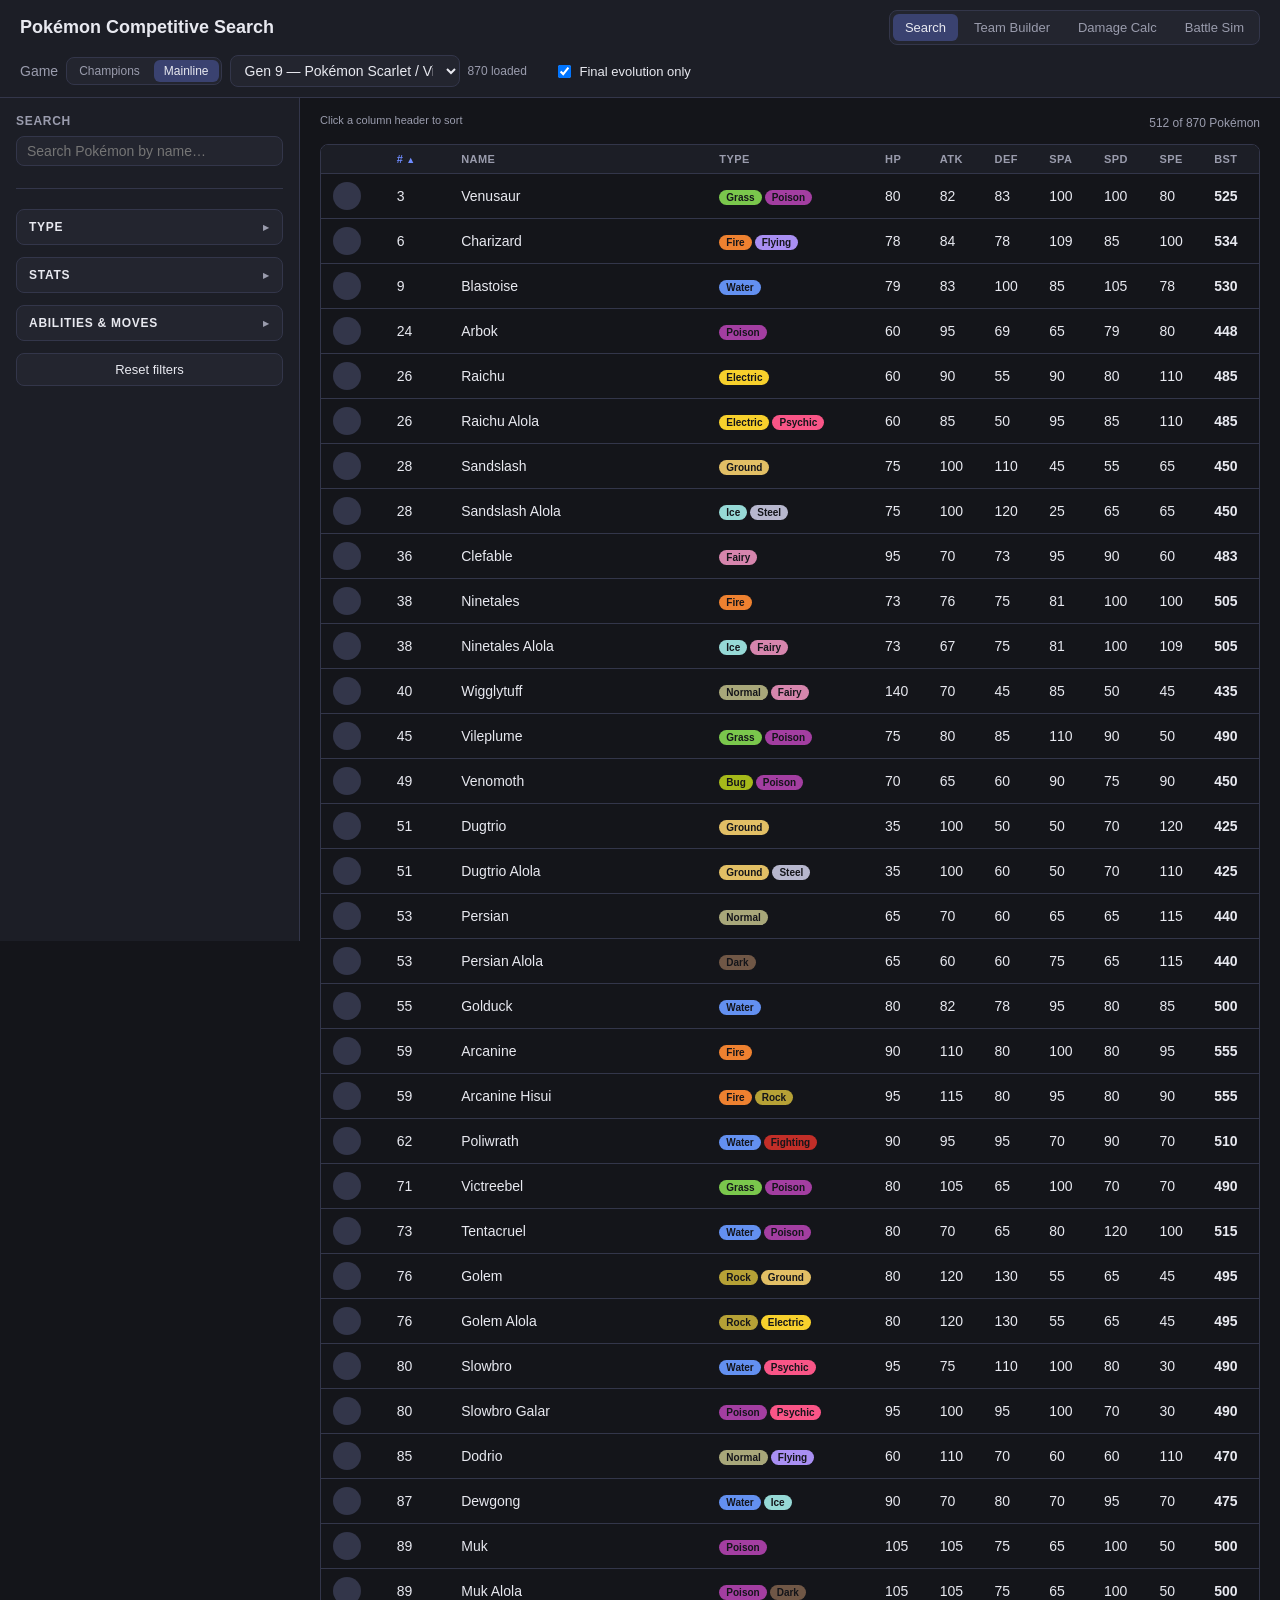
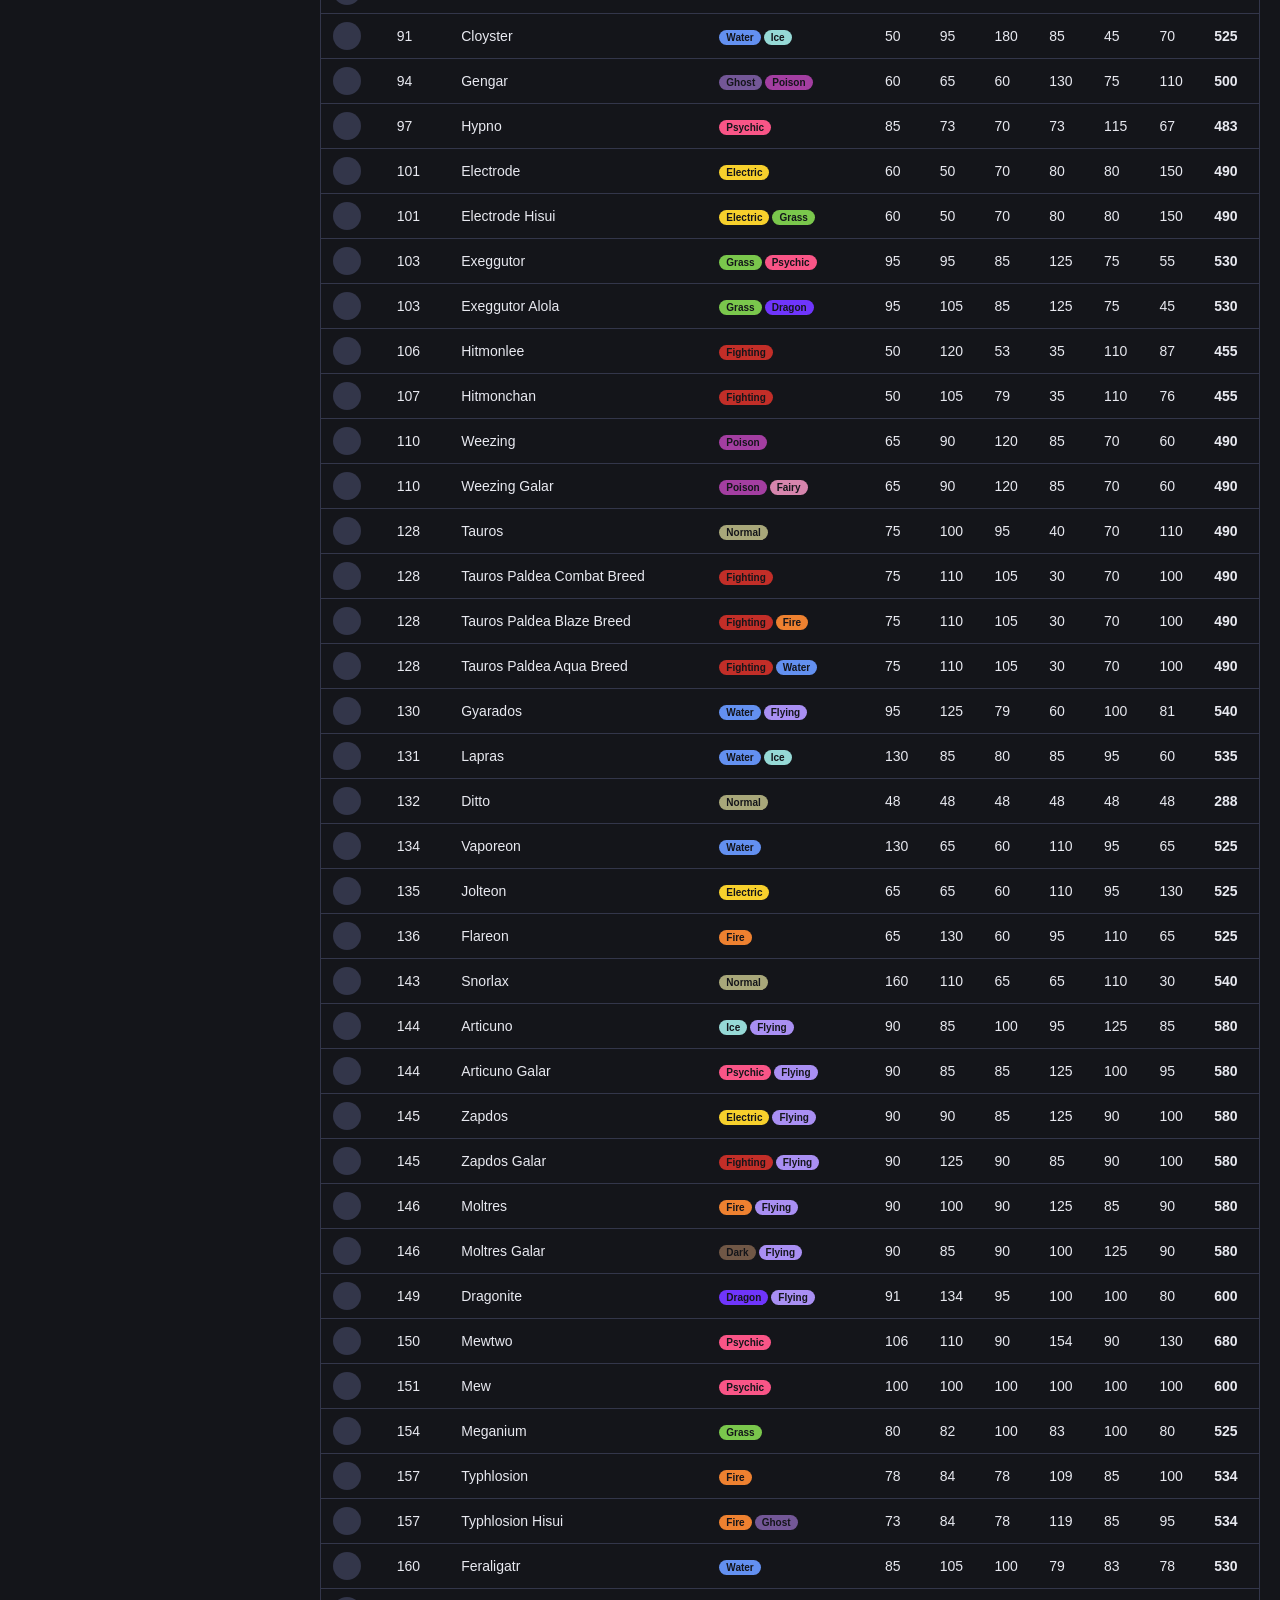
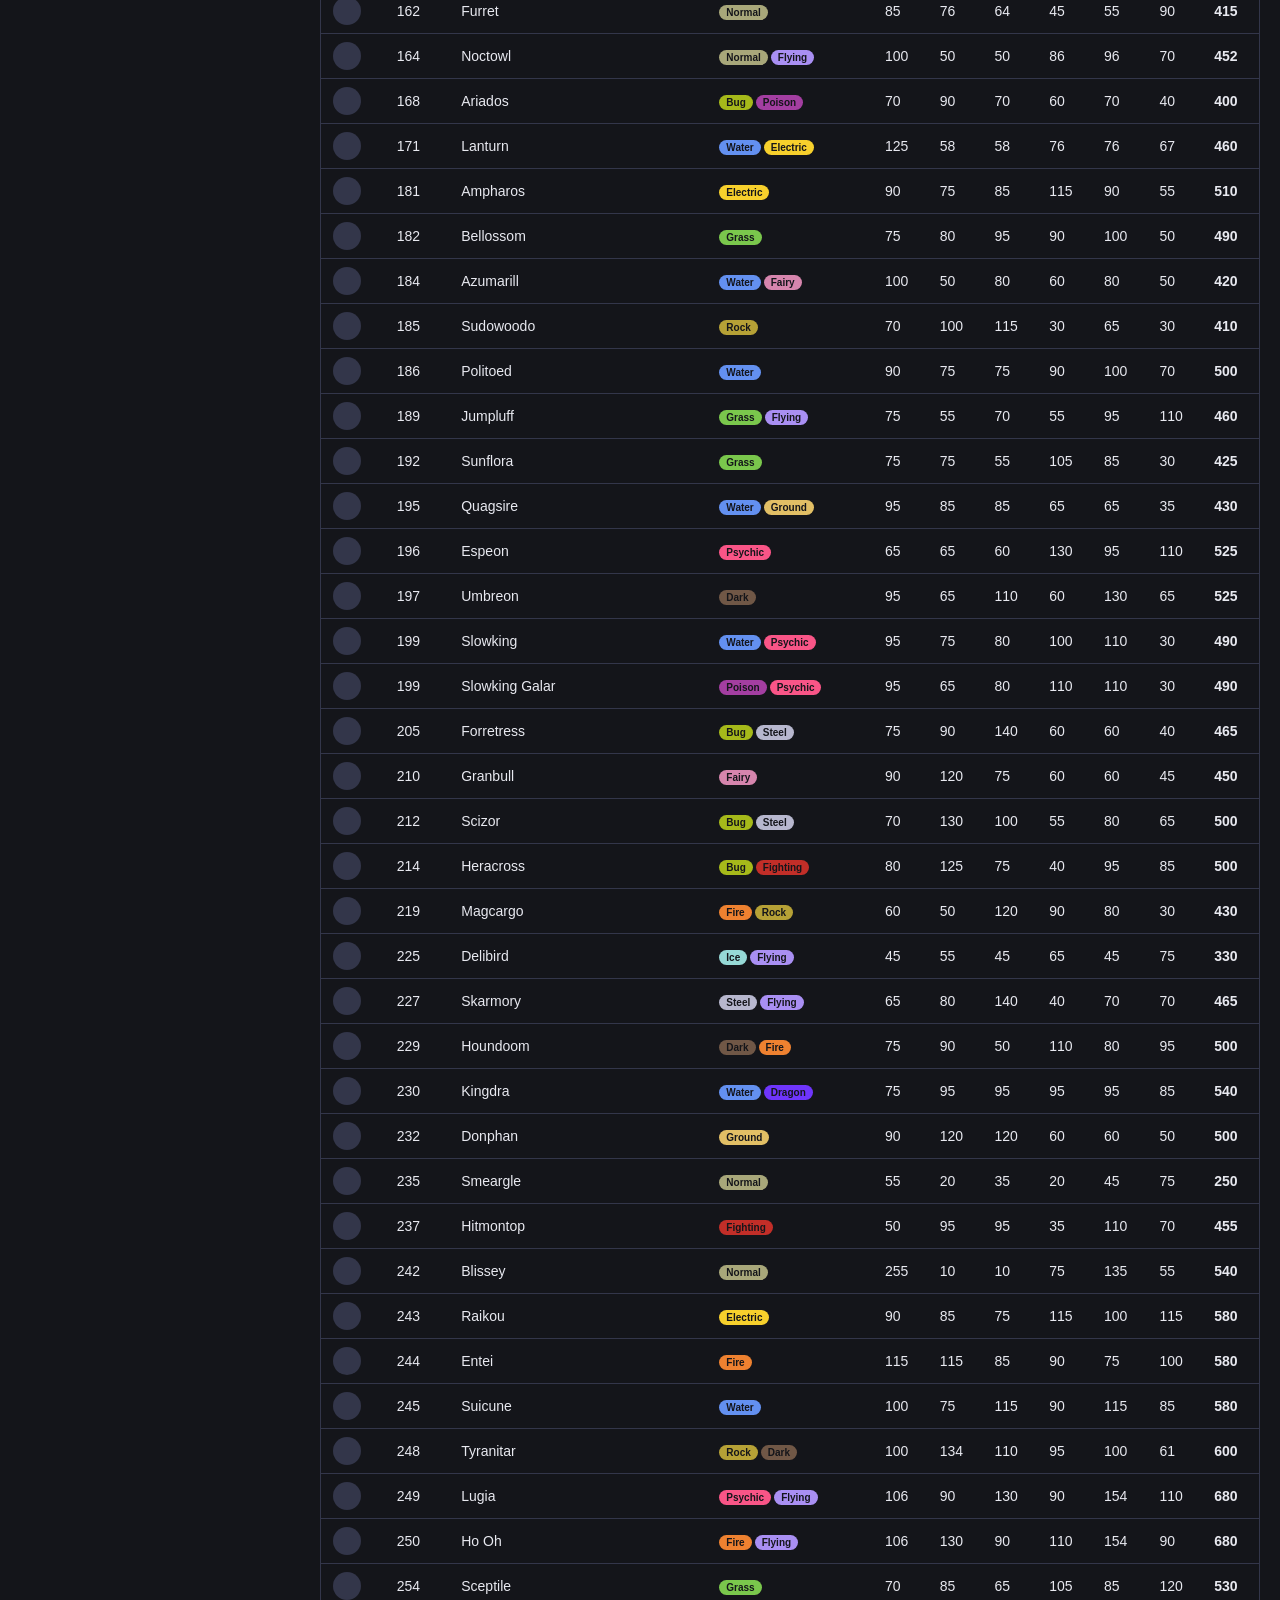
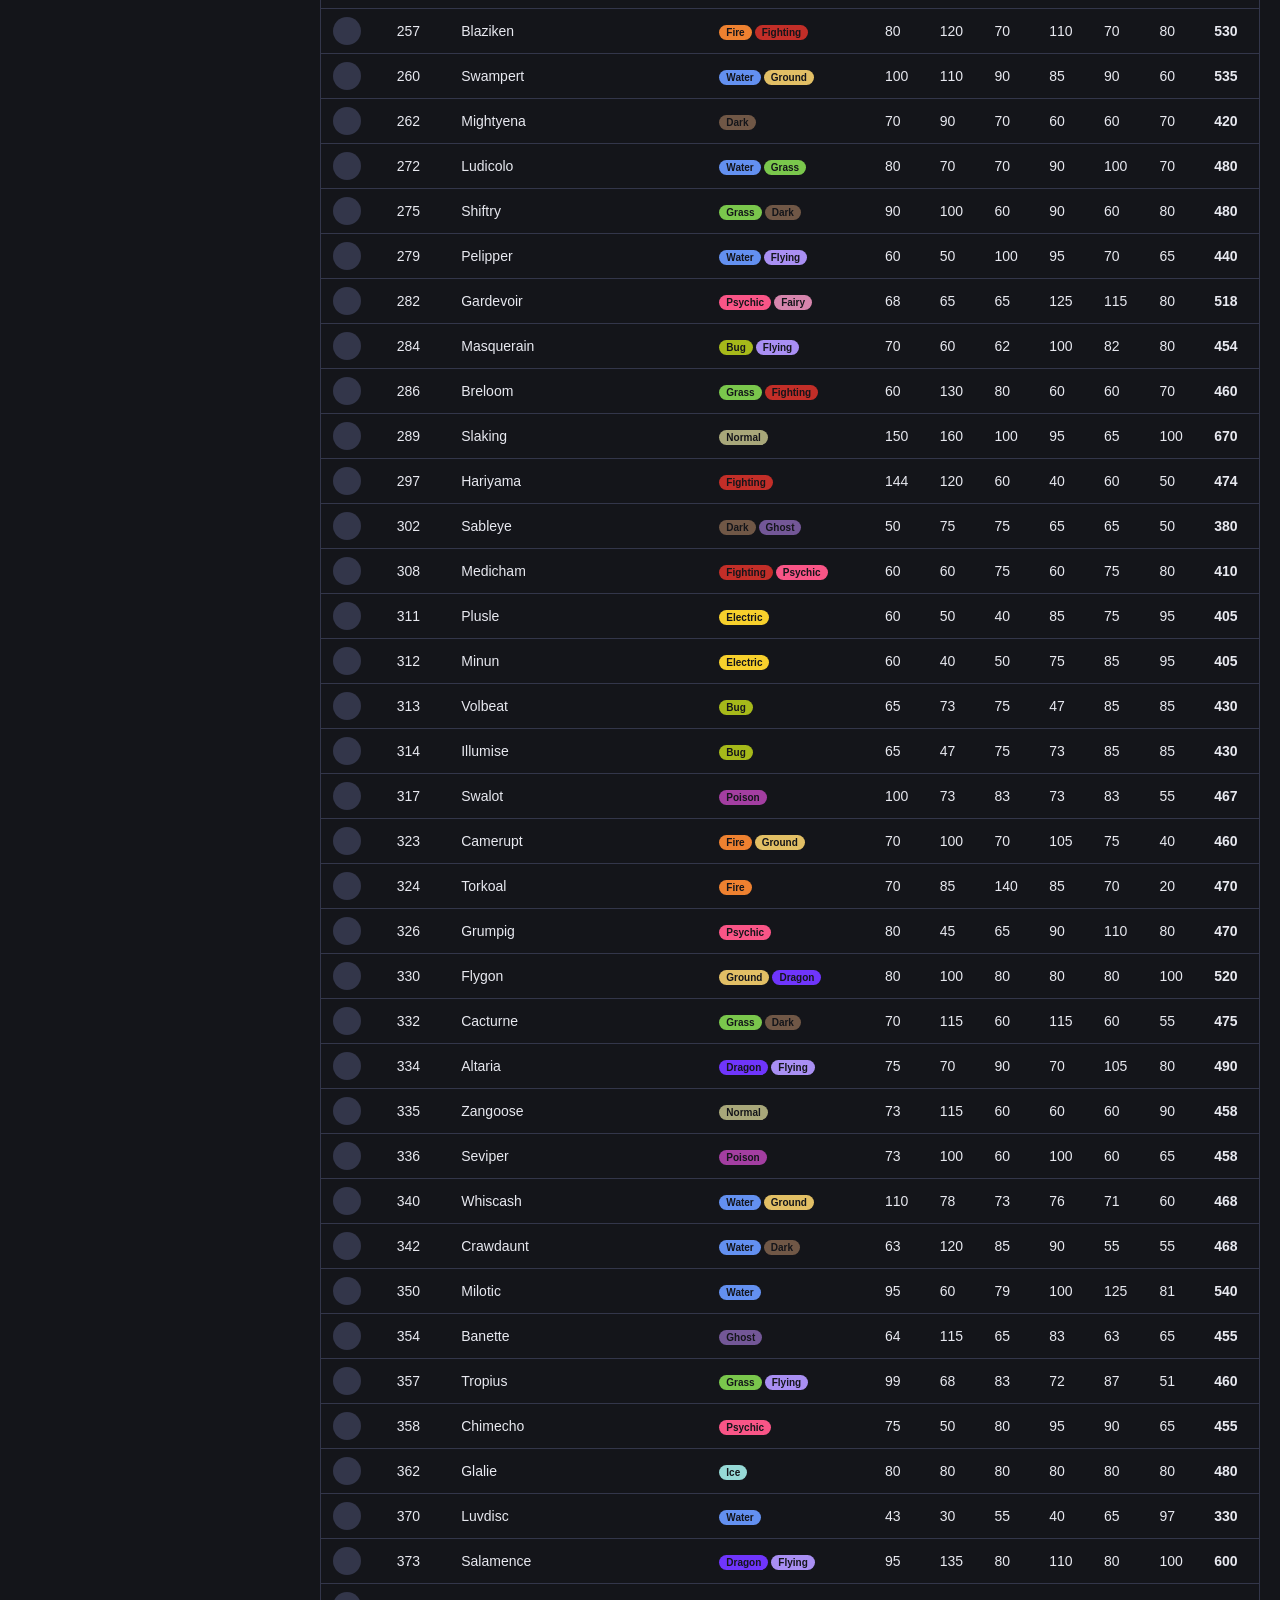
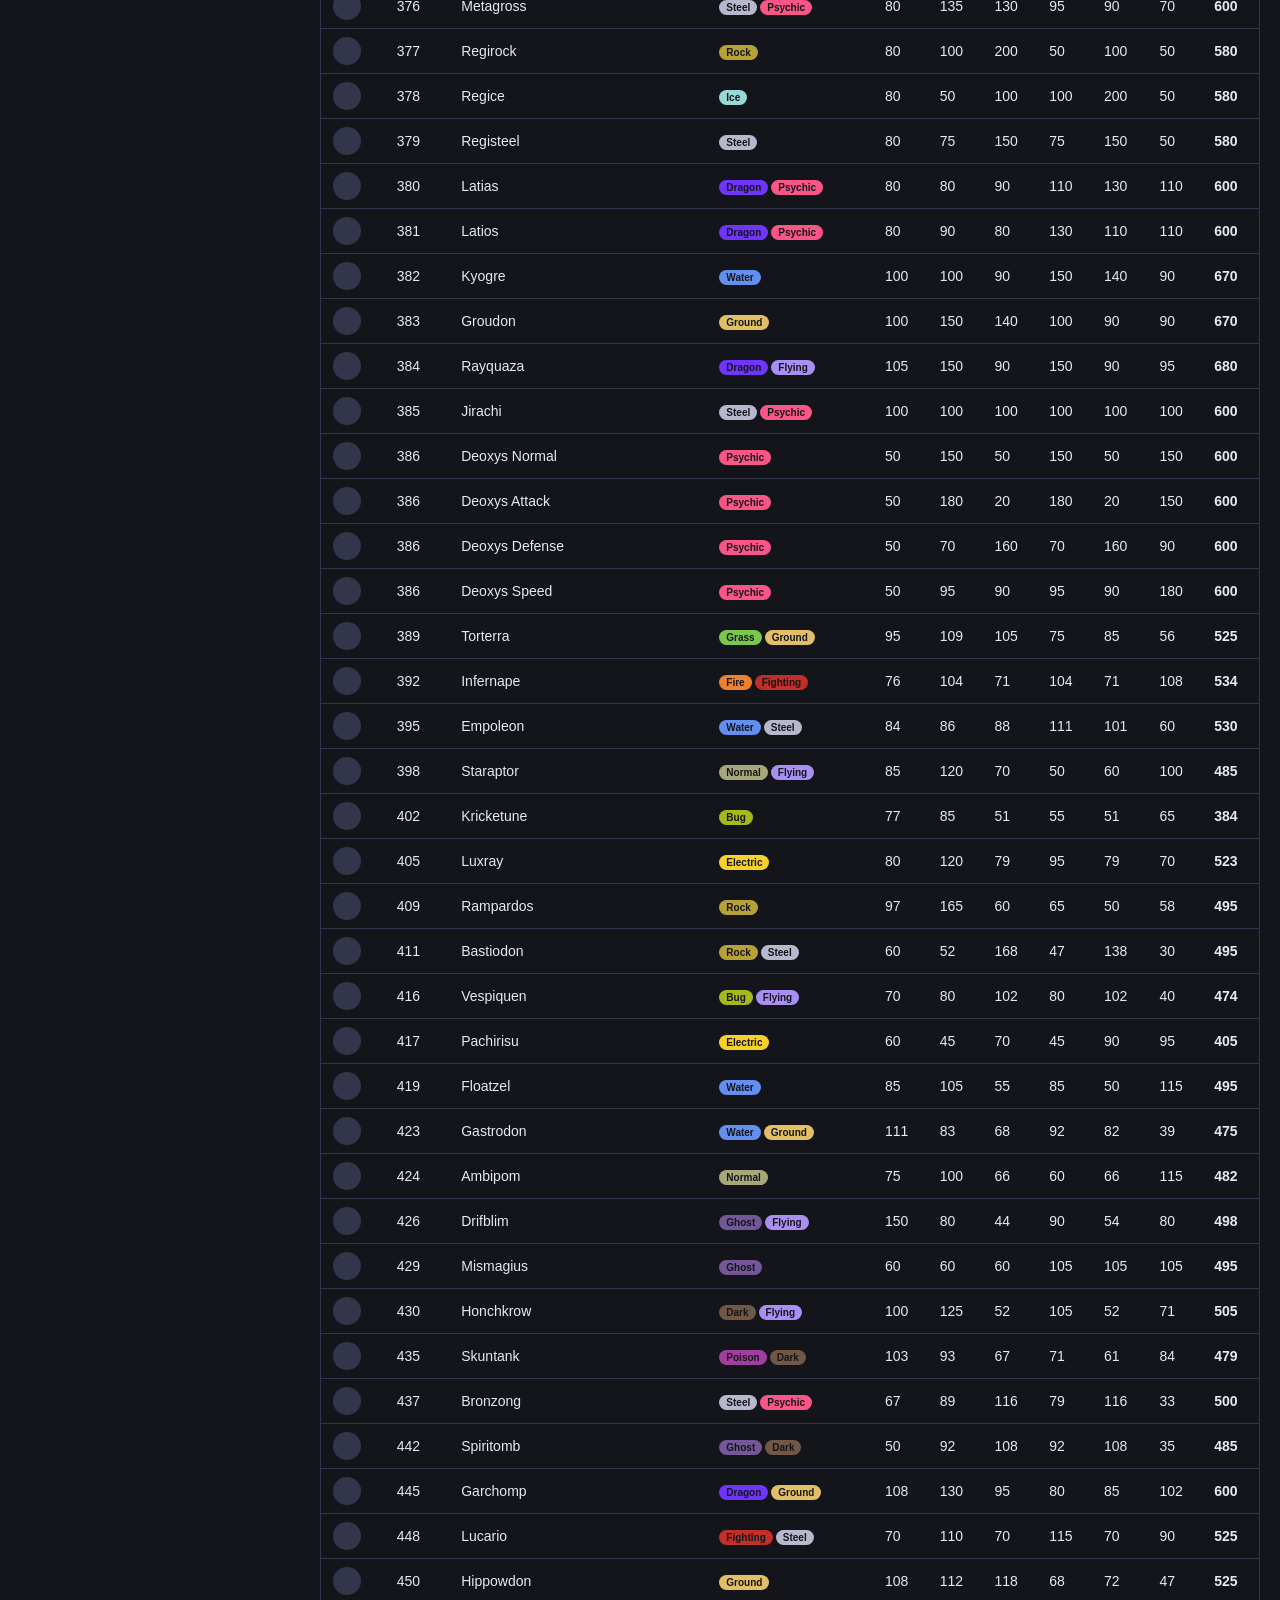
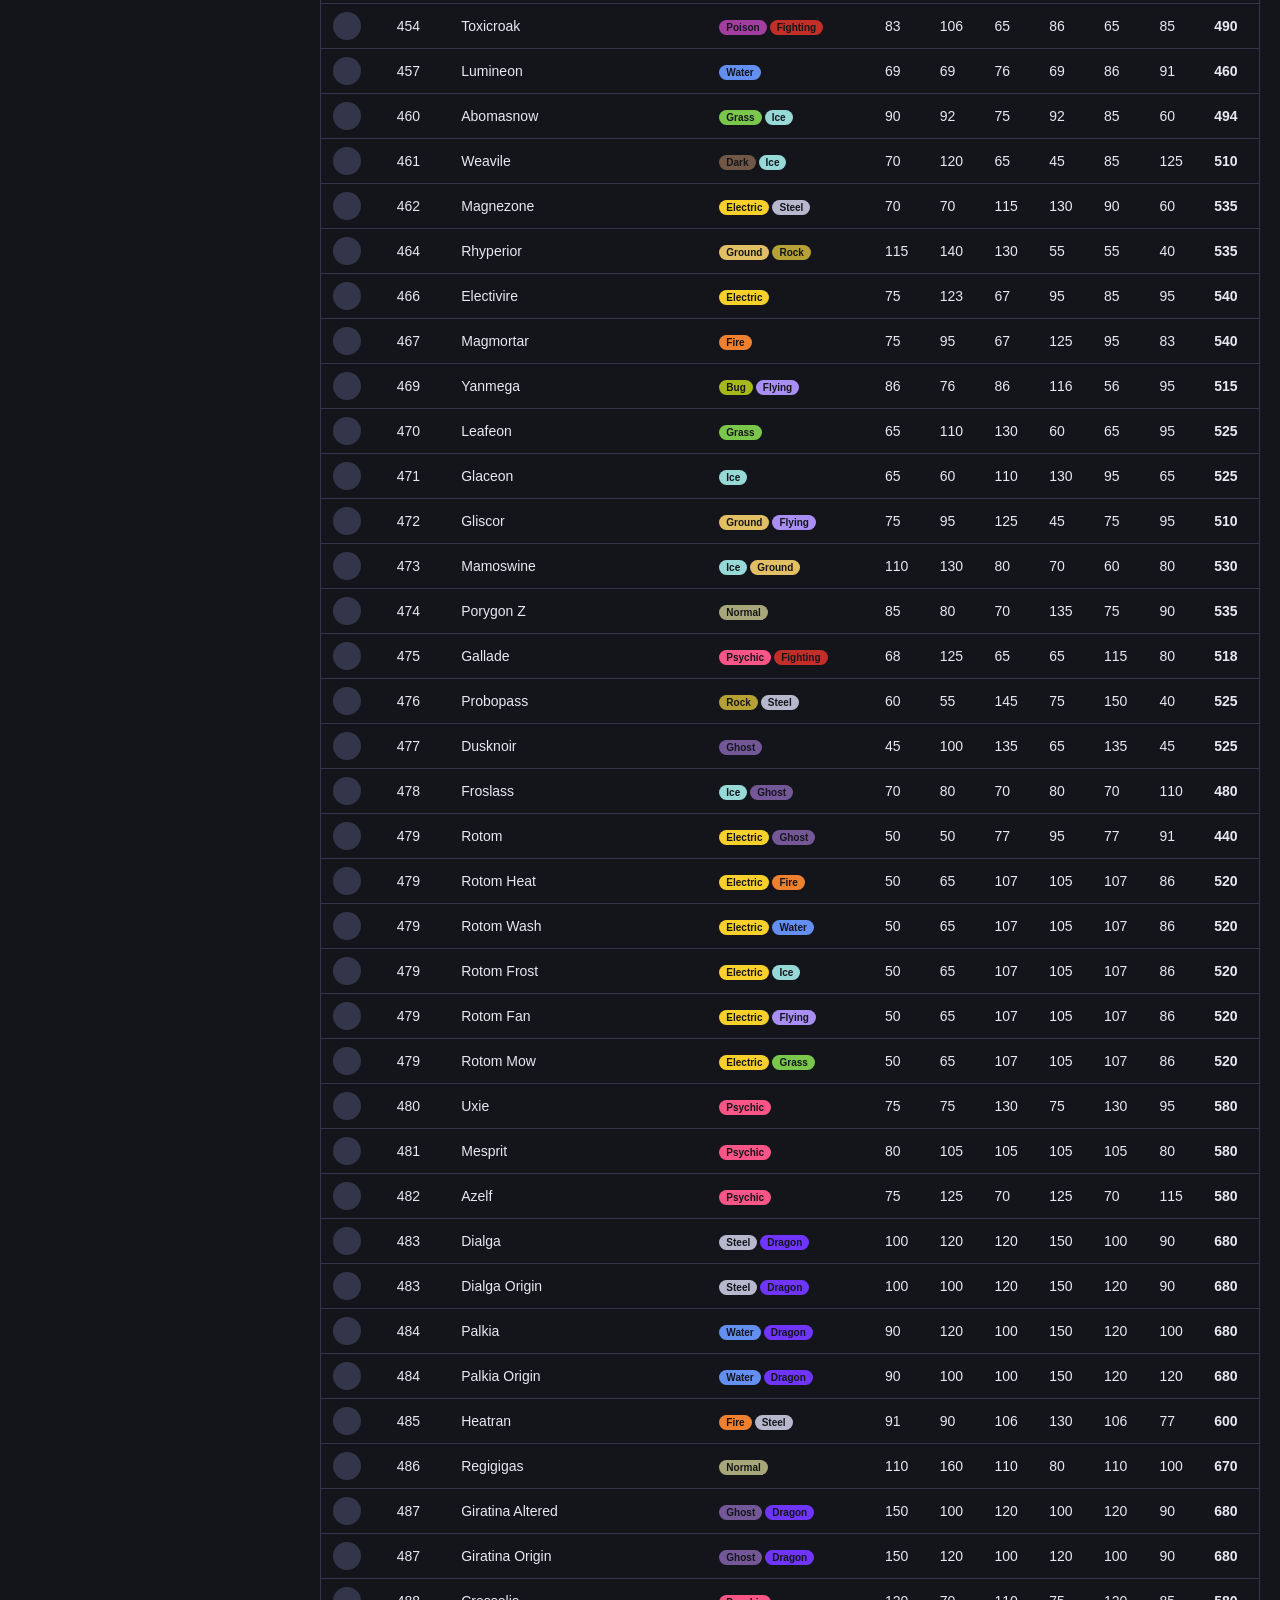
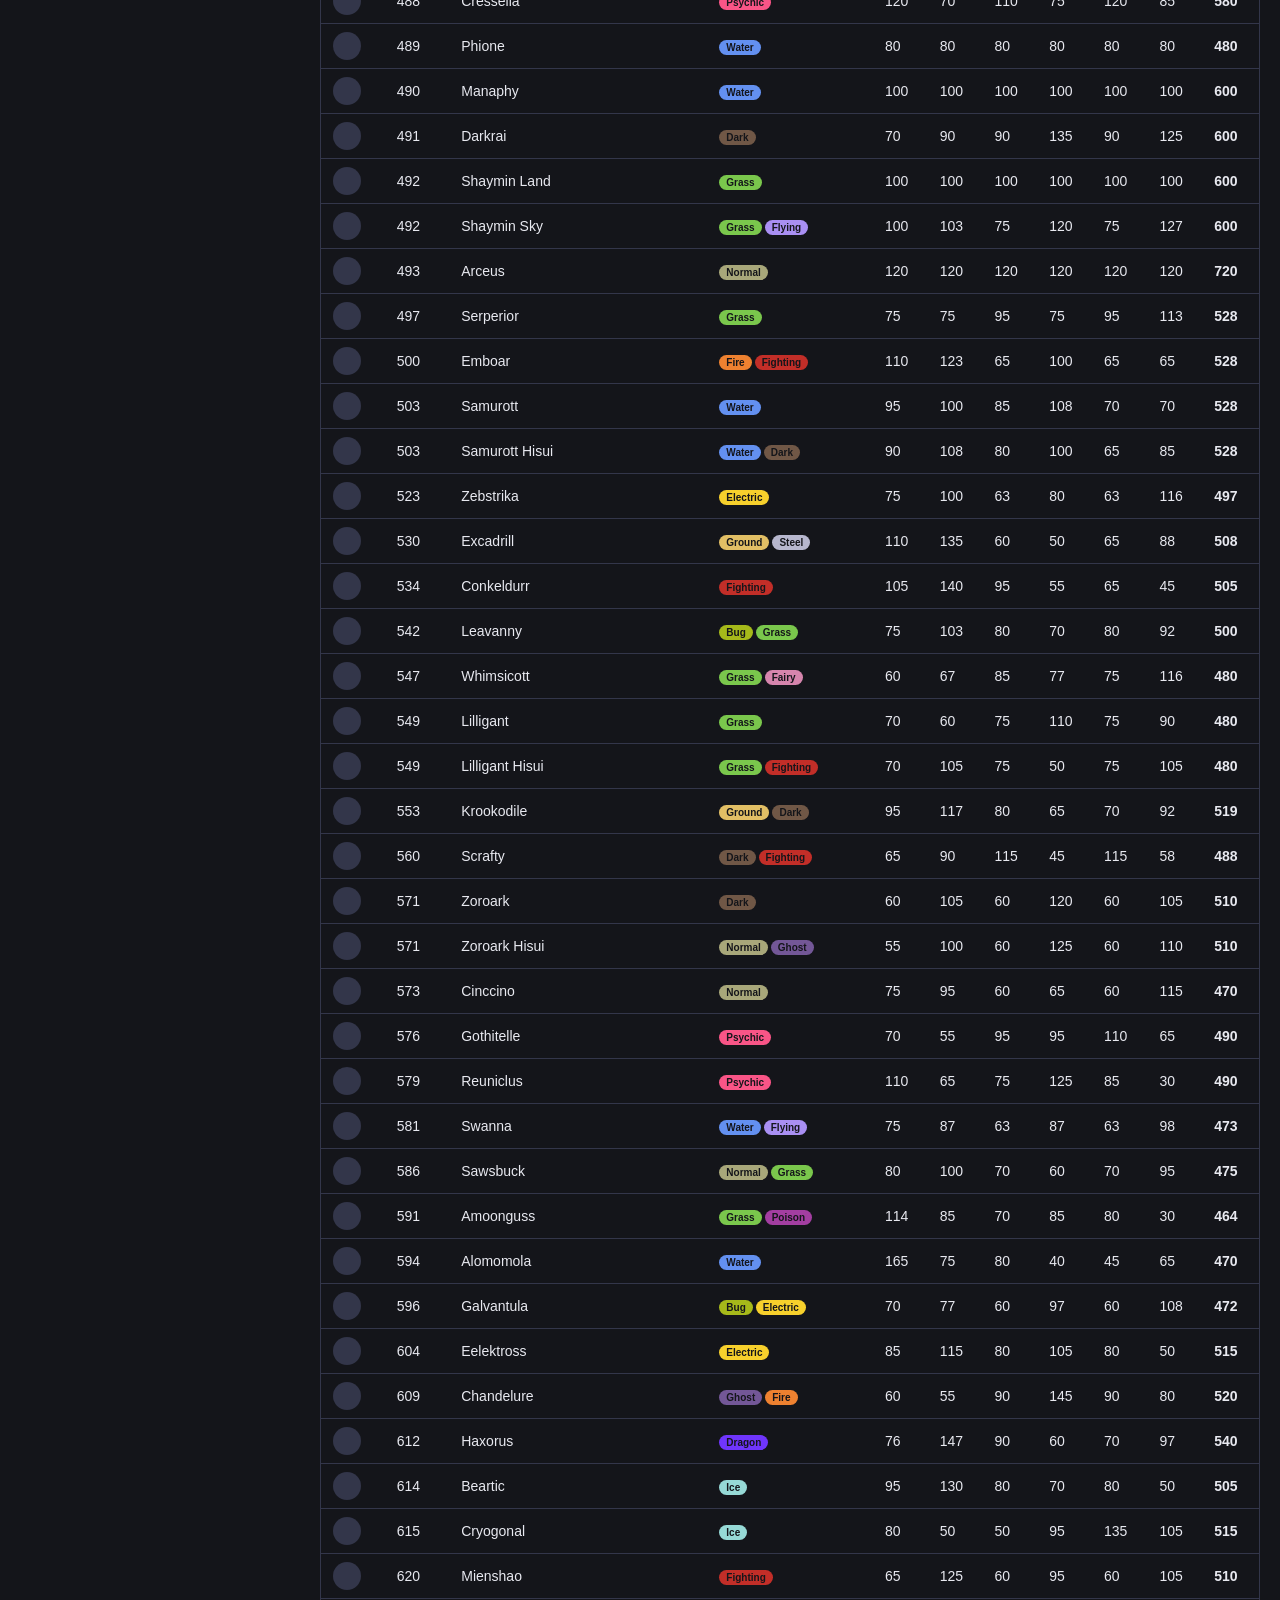
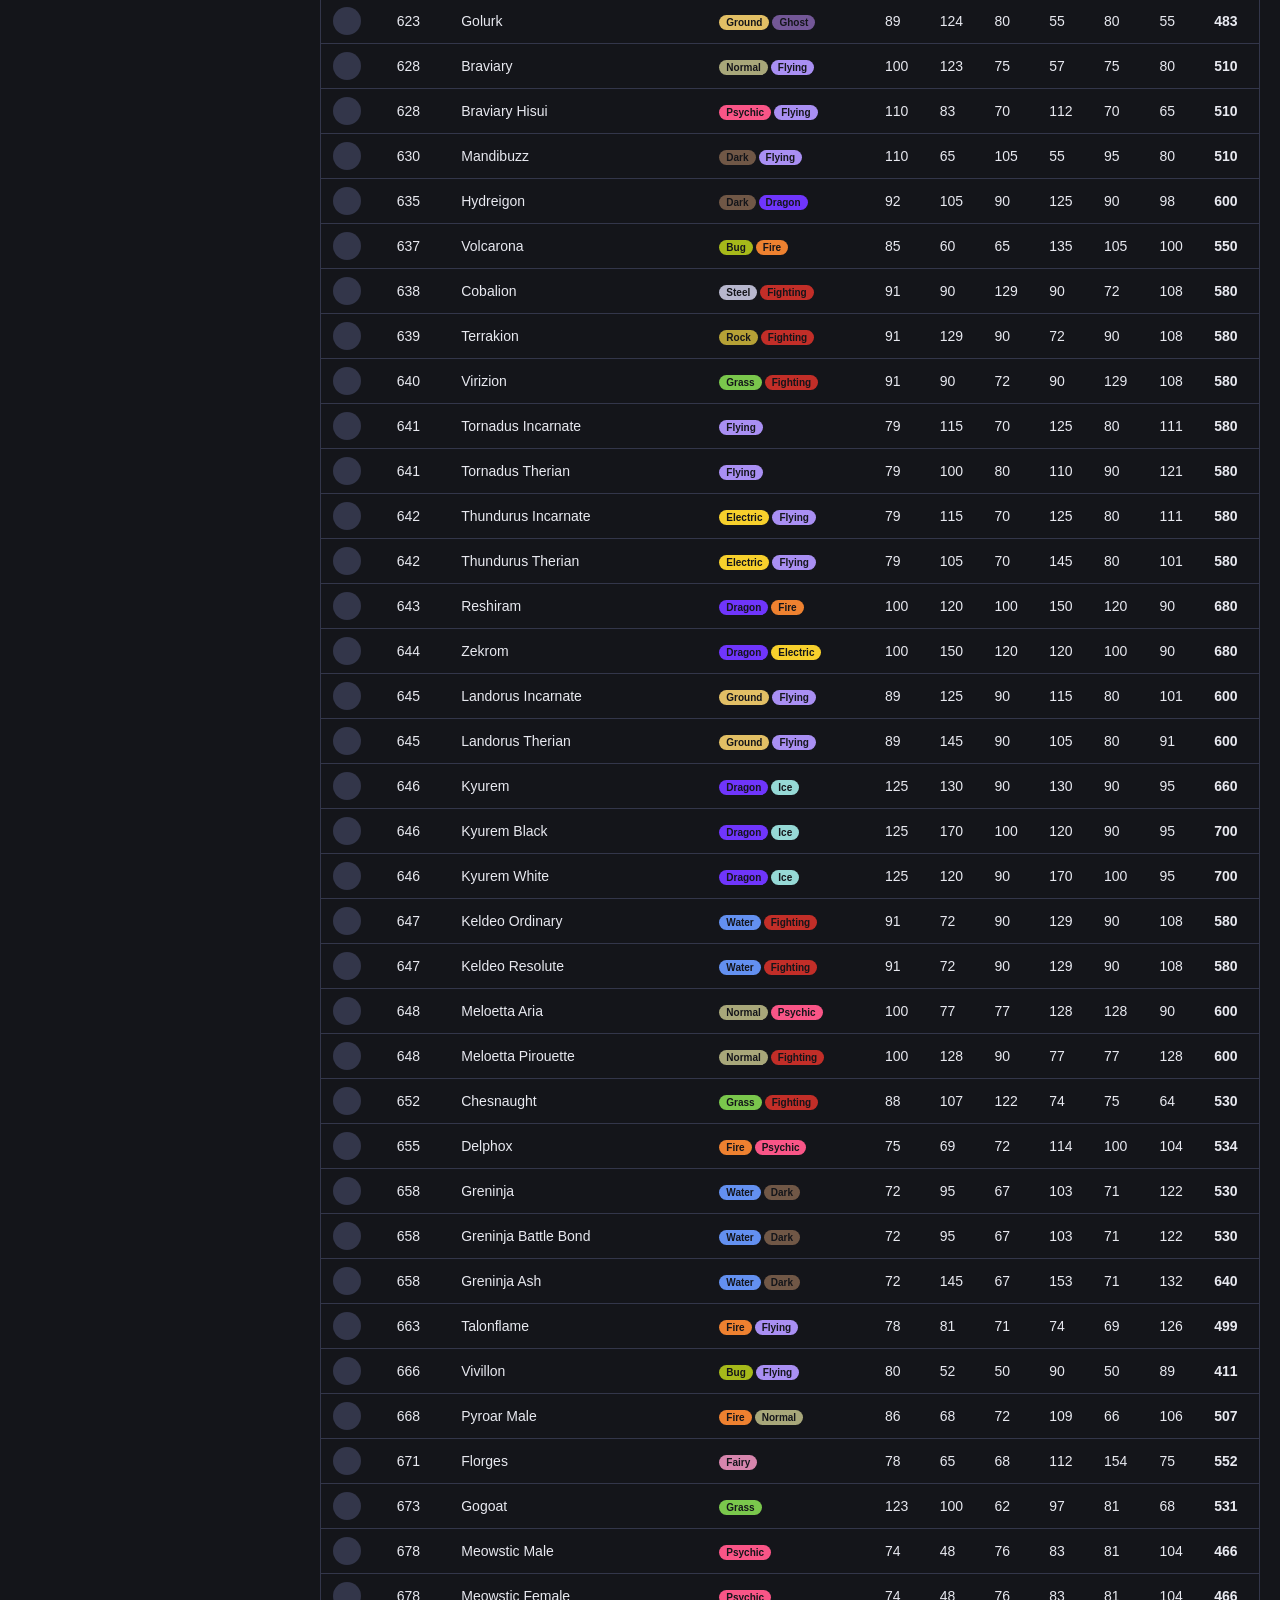
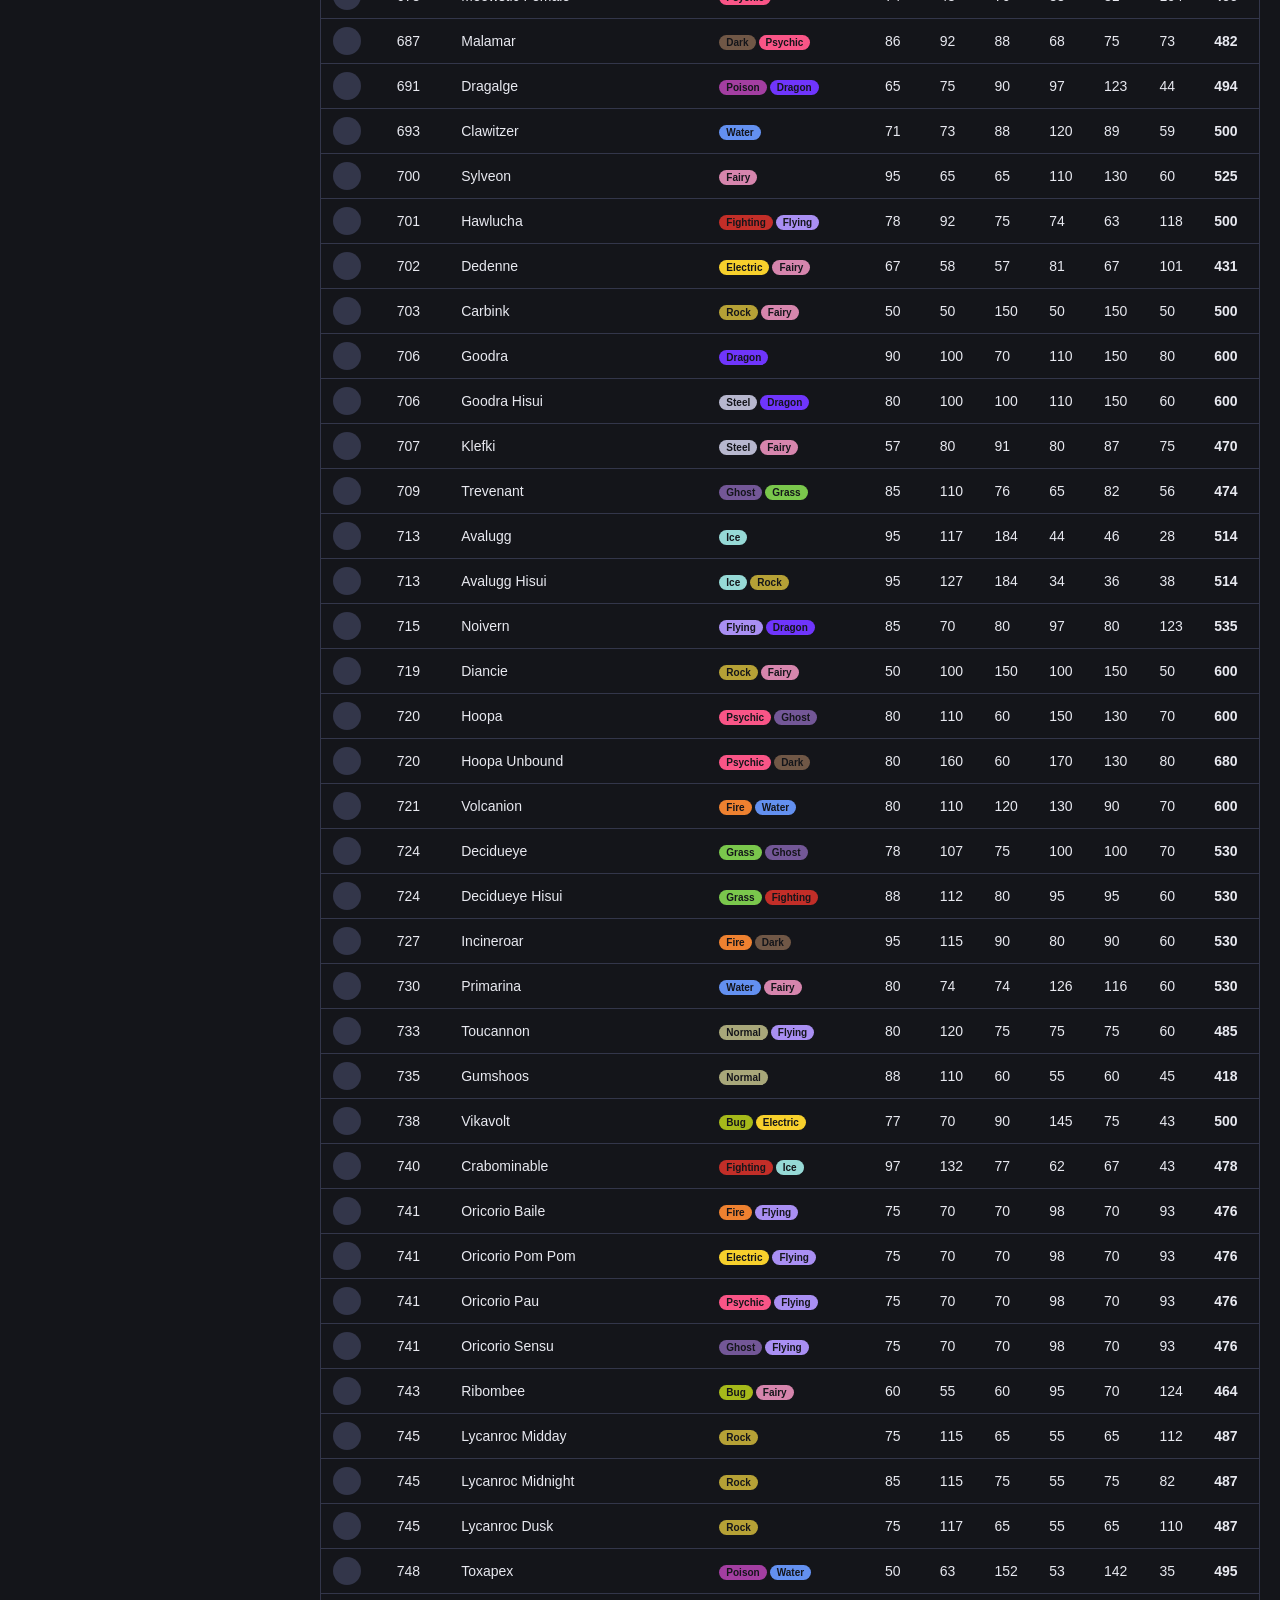
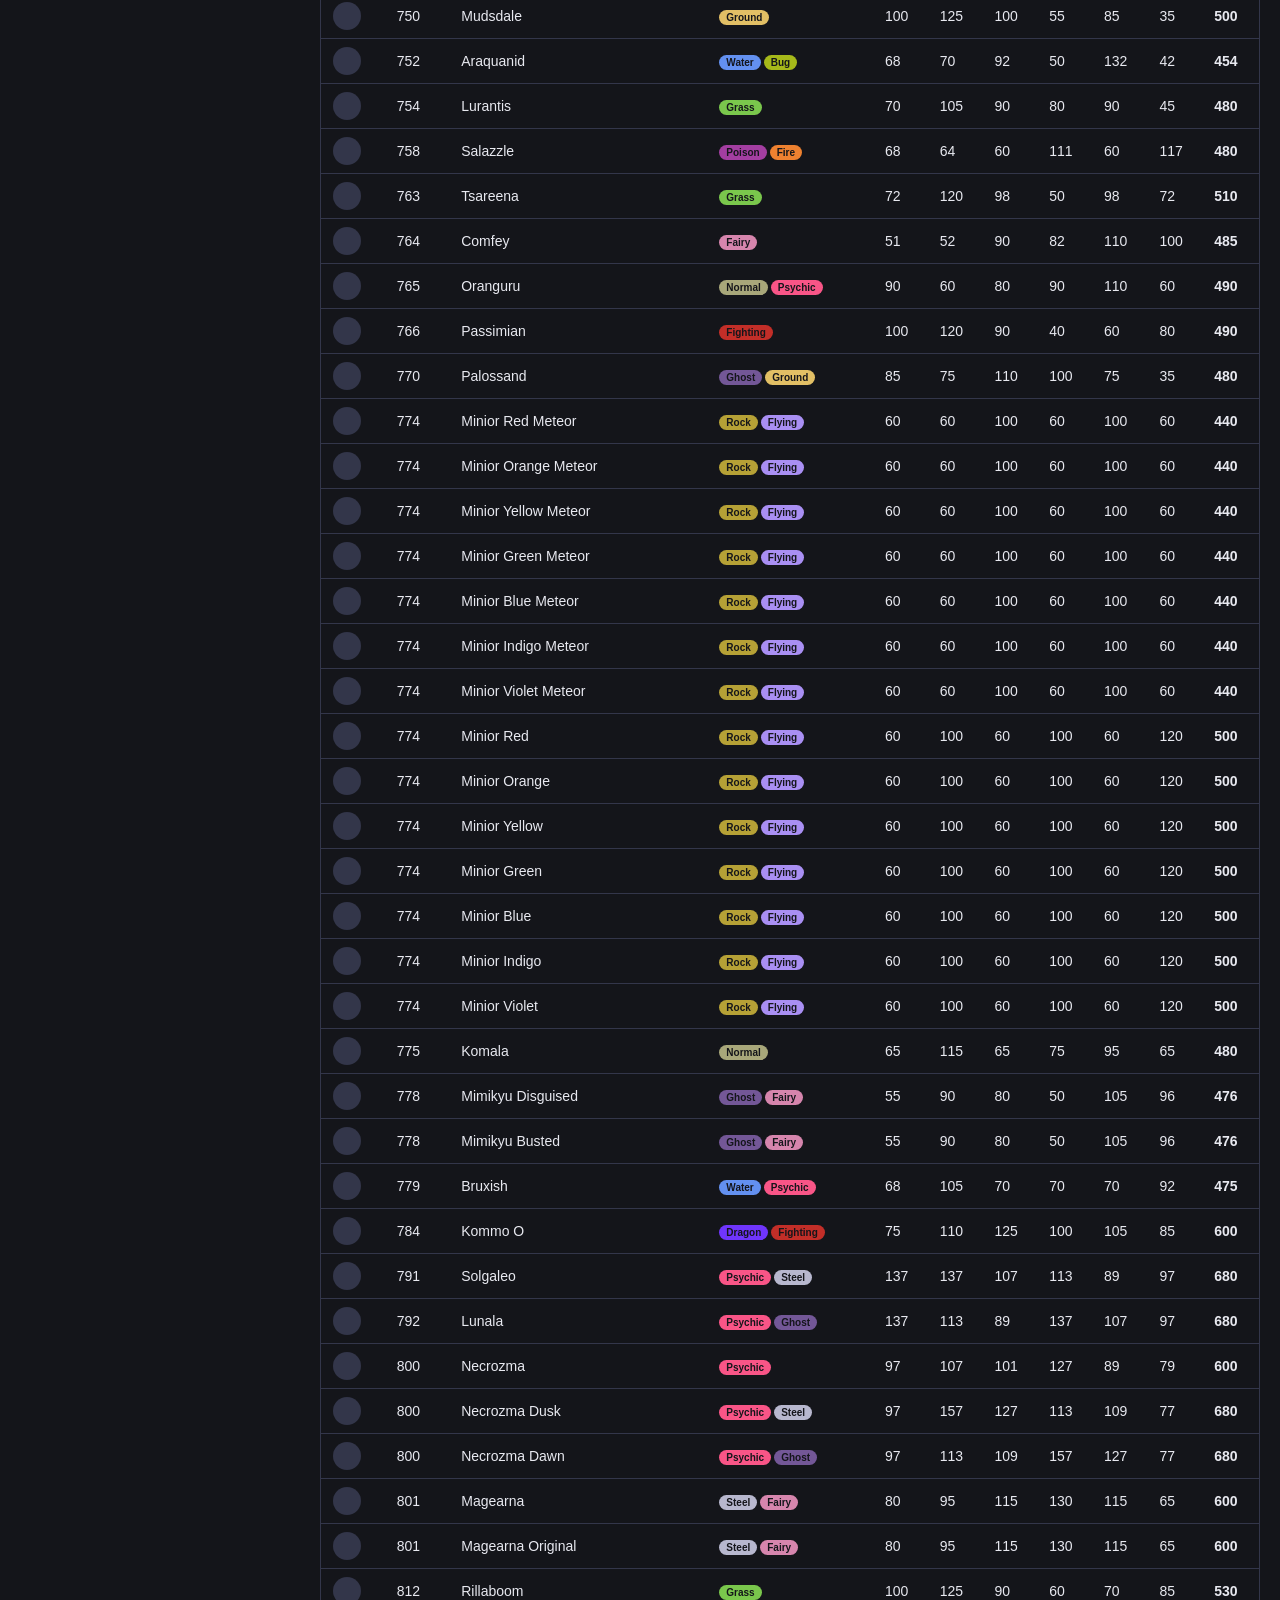
<file: index.html>
<!DOCTYPE html>
<html lang="en">
<head>
<meta charset="UTF-8">
<meta name="viewport" content="width=device-width, initial-scale=1.0">
<title>Pokémon Competitive Search</title>
<link rel="stylesheet" href="style.css">
<link rel="stylesheet" href="calc.css">
<link rel="stylesheet" href="sim.css">
</head>
<body>
<header class="topbar">
  <h1>Pokémon Competitive Search</h1>
  <div class="topbar-right" id="search-topbar-right">
    <div class="game-select-wrap">
      <label>Game</label>
      <nav class="mode-toggle" id="search-mode-toggle">
        <button type="button" class="view-nav-btn" data-mode="champions">Champions</button>
        <button type="button" class="view-nav-btn active" data-mode="mainline">Mainline</button>
      </nav>
      <select id="game-select"></select>
      <span id="load-status" class="load-status"></span>
    </div>
    <label class="checkbox-row final-evo-top">
      <input type="checkbox" id="filter-final-evo" checked>
      Final evolution only
    </label>
  </div>
  <nav class="view-nav main-nav" id="main-view-nav">
    <button type="button" class="view-nav-btn active" data-view="search">Search</button>
    <button type="button" class="view-nav-btn" data-view="teams">Team Builder</button>
    <button type="button" class="view-nav-btn" data-view="calc">Damage Calc</button>
    <button type="button" class="view-nav-btn" data-view="sim">Battle Sim</button>
  </nav>
</header>

<div class="layout" id="search-view">
  <aside class="filters" id="filters-panel">
    <div class="filter-group">
      <h2>Search</h2>
      <input type="text" id="name-search" placeholder="Search Pokémon by name…" class="search-box">
    </div>

    <details class="filter-dropdown">
      <summary>Type</summary>
      <div class="filter-dropdown-body">
        <div class="hint">Each group is AND'd internally; groups are OR'd together — e.g. (Fighting AND Dragon) OR (Fighting AND Ghost)</div>
        <div id="type-groups"></div>
        <button id="add-type-group" class="reset-btn" type="button">+ Add OR group</button>
      </div>
    </details>

    <details class="filter-dropdown">
      <summary>Stats</summary>
      <div class="filter-dropdown-body">
        <div class="stat-filter-grid" id="stat-filter-grid"></div>
      </div>
    </details>

    <details class="filter-dropdown">
      <summary>Abilities &amp; Moves</summary>
      <div class="filter-dropdown-body">
        <h3 class="filter-subhead">Abilities</h3>
        <div class="hint">Matches if Pokémon has ANY selected ability</div>
        <input type="text" id="ability-search" placeholder="Search abilities…" class="search-box">
        <div class="chip-list" id="ability-chip-list"></div>
        <div class="option-dropdown" id="ability-dropdown"></div>

        <h3 class="filter-subhead">Moves</h3>
        <div class="move-logic">
          <label><input type="radio" name="move-logic" value="AND" checked> Must know ALL selected</label>
          <label><input type="radio" name="move-logic" value="OR"> Must know ANY selected</label>
        </div>
        <div class="hint">Learn method(s) counted:</div>
        <div class="method-checks" id="method-checks">
          <label><input type="checkbox" value="level-up" checked> Level-up</label>
          <label><input type="checkbox" value="machine" checked> TM/TR</label>
          <label><input type="checkbox" value="egg" checked> Egg</label>
          <label><input type="checkbox" value="tutor" checked> Tutor</label>
          <label><input type="checkbox" value="other" checked> Other</label>
        </div>
        <input type="text" id="move-search" placeholder="Search moves…" class="search-box">
        <div class="chip-list" id="move-chip-list"></div>
        <div class="option-dropdown" id="move-dropdown"></div>
      </div>
    </details>

    <button id="reset-filters" class="reset-btn">Reset filters</button>
  </aside>

  <main class="results">
    <div class="results-toolbar">
      <div class="hint">Click a column header to sort</div>
      <div class="result-count" id="result-count"></div>
    </div>

    <div class="table-wrap">
      <table id="results-table">
        <thead>
          <tr id="results-head-row">
            <th></th>
            <th data-key="dex">#</th>
            <th data-key="name">Name</th>
            <th>Type</th>
            <th data-key="hp">HP</th>
            <th data-key="attack">Atk</th>
            <th data-key="defense">Def</th>
            <th data-key="special-attack">SpA</th>
            <th data-key="special-defense">SpD</th>
            <th data-key="speed">Spe</th>
            <th data-key="bst">BST</th>
          </tr>
        </thead>
        <tbody id="results-body"></tbody>
      </table>
    </div>
  </main>
</div>

<div class="teams-view" id="teams-view">
  <div class="team-list-panel" id="team-list-panel">
    <div class="teams-toolbar">
      <h2>My Teams</h2>
      <div style="display:flex; gap:8px;">
        <button id="import-team-btn" class="reset-btn" type="button">Import from Pokepaste</button>
        <button id="new-team-btn" class="reset-btn" type="button">+ New Team</button>
      </div>
    </div>
    <div class="hint" id="teams-empty-hint">No teams yet — click "+ New Team" to build one.</div>
    <div class="team-list" id="team-list"></div>
  </div>

  <div class="team-editor-panel" id="team-editor-panel" style="display:none">
    <div class="team-editor-header">
      <button id="back-to-team-list" type="button" class="reset-btn">&larr; Back to Teams</button>
      <input type="text" id="team-name-input" placeholder="Team name" class="search-box">
      <div class="game-select-wrap">
        <label>Game</label>
        <nav class="mode-toggle" id="team-mode-toggle">
          <button type="button" class="view-nav-btn" data-mode="champions">Champions</button>
          <button type="button" class="view-nav-btn active" data-mode="mainline">Mainline</button>
        </nav>
        <select id="team-game-select"></select>
      </div>
      <button id="save-team-btn" class="reset-btn" type="button">Save Team</button>
      <span id="team-save-status" class="load-status"></span>
    </div>
    <div class="team-slots-grid" id="team-slots-grid"></div>
  </div>
</div>

<div class="calc-view" id="calc-view"></div>
<div class="sim-view" id="sim-view"></div>

<div class="modal-backdrop" id="detail-backdrop">
  <div class="modal" id="detail-modal"></div>
</div>

<div class="modal-backdrop" id="slot-backdrop">
  <div class="modal slot-modal" id="slot-modal"></div>
</div>

<div class="modal-backdrop" id="import-backdrop">
  <div class="modal slot-modal" id="import-modal">
    <button class="modal-close" id="import-close-btn" type="button">✕</button>
    <h2>Import Team from Pokepaste</h2>
    <div class="slot-form-row">
      <label class="field-label">Game</label>
      <div class="game-select-wrap">
        <nav class="mode-toggle" id="import-mode-toggle">
          <button type="button" class="view-nav-btn" data-mode="champions">Champions</button>
          <button type="button" class="view-nav-btn active" data-mode="mainline">Mainline</button>
        </nav>
        <select id="import-game-select"></select>
      </div>
    </div>
    <div class="slot-form-row">
      <label class="field-label">Team name</label>
      <input type="text" id="import-team-name" class="search-box" placeholder="Imported Team">
    </div>
    <div class="slot-form-row">
      <label class="field-label">Pokepaste text</label>
      <textarea id="import-textarea" class="import-textarea" placeholder="Paste your team here…"></textarea>
    </div>
    <div id="import-preview" class="hint"></div>
    <div class="slot-form-row" style="display:flex; gap:8px; margin-top:12px;">
      <button type="button" class="reset-btn" id="import-parse-btn">Parse &amp; Review</button>
      <button type="button" class="reset-btn" id="import-cancel-btn">Cancel</button>
    </div>
  </div>
</div>

<script src="champions-usage.data.js"></script>
<script src="champions-data-raw/pokebase-usage.data.js"></script>
<script src="champions-data-raw/pokebase-dex.data.js"></script>
<script src="champions-items.data.js"></script>
<script src="general-items.data.js"></script>
<script src="data/snapshot-core.js"></script>
<script src="app.js"></script>
<script src="calc-engine.js"></script>
<script src="calc-ui.js"></script>
<script src="sim-engine.js"></script>
<script src="sim-ui.js"></script>
</body>
</html>
</file>
<file: style.css>
:root {
  --bg: #14151a;
  --panel: #1c1e26;
  --panel-alt: #23252f;
  --border: #33364a;
  --text: #e8e9f0;
  --text-dim: #9a9cad;
  --accent: #6f8cff;
  --accent-dim: #3a4270;
  --danger: #ff6b7a;
  --radius: 8px;
  font-family: -apple-system, "Segoe UI", Roboto, Helvetica, Arial, sans-serif;
}

* { box-sizing: border-box; }

body {
  margin: 0;
  background: var(--bg);
  color: var(--text);
  font-size: 14px;
}

.topbar {
  display: flex;
  align-items: center;
  flex-wrap: wrap;
  gap: 10px 24px;
  min-height: 60px;
  padding: 10px 20px;
  background: var(--panel);
  border-bottom: 1px solid var(--border);
  position: sticky;
  top: 0;
  z-index: 20;
}

.topbar h1 {
  font-size: 18px;
  margin: 0;
  white-space: nowrap;
}

/* page controls sit next to the title; the view switcher is pinned to the top-right in every view */
.topbar-right {
  display: flex;
  align-items: center;
  gap: 16px;
}
.topbar h1 { order: 1; }
.topbar-right { order: 2; }
.main-nav { order: 3; margin-left: auto; flex: none; }
/* on narrower windows the page controls drop to their own row; title + view switcher stay put */
@media (max-width: 1380px) {
  .topbar-right { order: 4; flex-basis: 100%; }
}

.game-select-wrap {
  display: flex;
  align-items: center;
  gap: 8px;
}

.game-select-wrap label {
  color: var(--text-dim);
}

.final-evo-top {
  display: flex;
  align-items: center;
  gap: 6px;
  cursor: pointer;
  white-space: nowrap;
  font-size: 13px;
}

select, input[type="text"], input[type="number"] {
  background: var(--panel-alt);
  border: 1px solid var(--border);
  color: var(--text);
  border-radius: var(--radius);
  padding: 6px 10px;
  font-size: 14px;
}

#game-select {
  width: 230px;
  max-width: 100%;
}

.load-status {
  color: var(--text-dim);
  font-size: 12px;
  min-width: 70px;
  white-space: nowrap;
}

.layout {
  display: grid;
  grid-template-columns: 300px 1fr;
  gap: 0;
  align-items: start;
}

.filters {
  position: sticky;
  top: 57px;
  height: calc(100vh - 57px);
  overflow-y: auto;
  padding: 16px;
  background: var(--panel);
  border-right: 1px solid var(--border);
}

.filter-group {
  margin-bottom: 20px;
  padding-bottom: 16px;
  border-bottom: 1px solid var(--border);
}

.filter-group h2 {
  font-size: 12px;
  text-transform: uppercase;
  letter-spacing: 0.06em;
  color: var(--text-dim);
  margin: 0 0 8px;
}

.hint {
  color: var(--text-dim);
  font-size: 11px;
  margin-bottom: 6px;
}

.filter-dropdown {
  margin-bottom: 12px;
  border: 1px solid var(--border);
  border-radius: var(--radius);
  background: var(--panel-alt);
  overflow: hidden;
}

.filter-dropdown summary {
  padding: 10px 12px;
  cursor: pointer;
  font-size: 12px;
  text-transform: uppercase;
  letter-spacing: 0.06em;
  color: var(--text);
  font-weight: 600;
  list-style: none;
  display: flex;
  align-items: center;
  justify-content: space-between;
  user-select: none;
}

.filter-dropdown summary::-webkit-details-marker {
  display: none;
}

.filter-dropdown summary::after {
  content: "▸";
  color: var(--text-dim);
  font-size: 11px;
  transition: transform 0.15s ease;
}

.filter-dropdown[open] summary::after {
  transform: rotate(90deg);
}

.filter-dropdown summary:hover {
  color: var(--accent);
}

.filter-dropdown-body {
  padding: 4px 12px 14px;
  border-top: 1px solid var(--border);
}

.filter-subhead {
  font-size: 11px;
  text-transform: uppercase;
  letter-spacing: 0.05em;
  color: var(--text-dim);
  margin: 14px 0 6px;
  padding-top: 10px;
  border-top: 1px solid var(--border);
}

.filter-subhead:first-of-type {
  margin-top: 10px;
  padding-top: 0;
  border-top: none;
}

.checkbox-row {
  display: flex;
  align-items: center;
  gap: 6px;
  cursor: pointer;
}

.type-logic, .move-logic {
  display: flex;
  gap: 14px;
  margin-bottom: 8px;
  font-size: 12px;
}

.type-logic label, .move-logic label {
  display: flex;
  align-items: center;
  gap: 4px;
  cursor: pointer;
  color: var(--text-dim);
}

.type-grid {
  display: grid;
  grid-template-columns: 1fr 1fr;
  gap: 4px;
}

.type-chip {
  display: flex;
  align-items: center;
  gap: 6px;
  padding: 4px 6px;
  border-radius: var(--radius);
  cursor: pointer;
  font-size: 12px;
  user-select: none;
  border: 1px solid transparent;
}

.type-chip:hover { background: var(--panel-alt); }

.type-chip.selected {
  border-color: var(--accent);
  background: var(--accent-dim);
}

.type-swatch {
  width: 10px;
  height: 10px;
  border-radius: 3px;
  flex-shrink: 0;
}

.range-row {
  display: flex;
  align-items: center;
  gap: 8px;
}

.range-row input {
  width: 100%;
}

.stat-filter-grid {
  display: flex;
  flex-direction: column;
  gap: 8px;
}

.stat-filter-row {
  display: grid;
  grid-template-columns: 40px 1fr 1fr;
  gap: 6px;
  align-items: center;
  font-size: 12px;
}

.stat-filter-row label {
  color: var(--text-dim);
}

.stat-filter-row input {
  width: 100%;
}

.search-box {
  width: 100%;
  margin-bottom: 6px;
}

.chip-list {
  display: flex;
  flex-wrap: wrap;
  gap: 4px;
  margin-bottom: 4px;
}

.chip {
  display: flex;
  align-items: center;
  gap: 5px;
  background: var(--accent-dim);
  border: 1px solid var(--accent);
  color: var(--text);
  border-radius: 999px;
  padding: 3px 8px 3px 10px;
  font-size: 11px;
}

.chip button {
  background: none;
  border: none;
  color: var(--text);
  cursor: pointer;
  font-size: 13px;
  line-height: 1;
  padding: 0;
}

.option-dropdown {
  max-height: 160px;
  overflow-y: auto;
  border: 1px solid var(--border);
  border-radius: var(--radius);
  background: var(--panel-alt);
  display: none;
}

.option-dropdown.open { display: block; }

.option-dropdown > div {
  padding: 5px 8px;
  cursor: pointer;
  font-size: 12px;
}

.option-dropdown > div:hover {
  background: var(--accent-dim);
}

.option-name {
  color: var(--text);
}

.option-effect {
  color: var(--text-dim);
  font-size: 11px;
  margin-top: 2px;
  white-space: normal;
}

.method-checks {
  display: flex;
  flex-wrap: wrap;
  gap: 8px;
  font-size: 11px;
  margin-bottom: 8px;
  color: var(--text-dim);
}

.method-checks label {
  display: flex;
  align-items: center;
  gap: 3px;
}

.reset-btn {
  width: 100%;
  padding: 8px;
  background: var(--panel-alt);
  border: 1px solid var(--border);
  color: var(--text);
  border-radius: var(--radius);
  cursor: pointer;
  font-size: 13px;
}

.reset-btn:hover { border-color: var(--accent); }

.results {
  padding: 16px 20px;
  min-width: 0;
}

.results-toolbar {
  display: flex;
  align-items: center;
  justify-content: space-between;
  margin-bottom: 12px;
  flex-wrap: wrap;
  gap: 10px;
}

.sort-wrap {
  display: flex;
  align-items: center;
  gap: 8px;
}

.sort-wrap label {
  color: var(--text-dim);
}

#sort-dir {
  background: var(--panel-alt);
  border: 1px solid var(--border);
  color: var(--text);
  border-radius: var(--radius);
  padding: 6px 10px;
  cursor: pointer;
}

.result-count {
  color: var(--text-dim);
  font-size: 12px;
}

.table-wrap {
  overflow-x: auto;
  border: 1px solid var(--border);
  border-radius: var(--radius);
}

table {
  width: 100%;
  border-collapse: collapse;
  min-width: 720px;
}

thead th {
  position: sticky;
  top: 0;
  background: var(--panel);
  text-align: left;
  padding: 8px 10px;
  font-size: 11px;
  text-transform: uppercase;
  letter-spacing: 0.04em;
  color: var(--text-dim);
  border-bottom: 1px solid var(--border);
  z-index: 5;
}

thead th[data-key] {
  cursor: pointer;
  user-select: none;
  white-space: nowrap;
}

thead th[data-key]:hover {
  color: var(--text);
}

thead th[data-key].sort-active {
  color: var(--accent);
}

.sort-arrow {
  margin-left: 3px;
  font-size: 9px;
}

.type-group-box {
  border: 1px solid var(--border);
  border-radius: var(--radius);
  padding: 8px;
  margin-bottom: 6px;
  position: relative;
}

.type-group-box .type-grid {
  margin-top: 4px;
}

.type-group-label {
  display: flex;
  align-items: center;
  justify-content: space-between;
  font-size: 11px;
  color: var(--text-dim);
  margin-bottom: 4px;
}

.type-group-remove {
  background: none;
  border: none;
  color: var(--text-dim);
  cursor: pointer;
  font-size: 13px;
}

.type-group-remove:hover { color: var(--danger); }

.type-group-or-divider {
  text-align: center;
  color: var(--text-dim);
  font-size: 11px;
  margin: 2px 0;
  letter-spacing: 0.08em;
}

tbody td {
  padding: 6px 10px;
  border-bottom: 1px solid var(--border);
  white-space: nowrap;
}

tbody tr {
  cursor: pointer;
}

tbody tr:hover {
  background: var(--panel-alt);
}

.sprite-cell img {
  width: 32px;
  height: 32px;
  image-rendering: pixelated;
  vertical-align: middle;
}

.type-badge {
  display: inline-block;
  padding: 2px 7px;
  border-radius: 999px;
  font-size: 10px;
  color: #14151a;
  font-weight: 600;
  margin-right: 3px;
}

.bst-cell {
  font-weight: 700;
}

.empty-state {
  text-align: center;
  padding: 40px;
  color: var(--text-dim);
}

.modal-backdrop {
  display: none;
  position: fixed;
  inset: 0;
  background: rgba(0,0,0,0.6);
  z-index: 100;
  align-items: center;
  justify-content: center;
}

.modal-backdrop.open {
  display: flex;
}

.modal {
  background: var(--panel);
  border: 1px solid var(--border);
  border-radius: var(--radius);
  max-width: 640px;
  width: 90%;
  max-height: 85vh;
  overflow-y: auto;
  padding: 20px;
}

.modal-close {
  float: right;
  background: none;
  border: none;
  color: var(--text-dim);
  font-size: 18px;
  cursor: pointer;
}

.modal h2 {
  margin-top: 0;
}

.modal-section {
  margin-top: 16px;
}

.modal-section h3 {
  font-size: 12px;
  text-transform: uppercase;
  color: var(--text-dim);
  margin-bottom: 6px;
}

.modal-section h4 {
  font-size: 11px;
  text-transform: uppercase;
  letter-spacing: 0.03em;
  color: var(--text-dim);
  margin: 10px 0 5px;
}

.champ-format-btn {
  display: inline-block;
}

.move-tag-list {
  display: flex;
  flex-wrap: wrap;
  gap: 5px;
}

.move-tag {
  background: var(--panel-alt);
  border: 1px solid var(--border);
  border-radius: 6px;
  padding: 3px 7px;
  font-size: 11px;
}

.detail-table-wrap {
  overflow-x: auto;
  border: 1px solid var(--border);
  border-radius: var(--radius);
  max-height: 340px;
  overflow-y: auto;
}

.detail-table {
  width: 100%;
  border-collapse: collapse;
  font-size: 12px;
}

.detail-table th {
  position: sticky;
  top: 0;
  background: var(--panel-alt);
  text-align: left;
  padding: 5px 8px;
  font-size: 10px;
  text-transform: uppercase;
  color: var(--text-dim);
  border-bottom: 1px solid var(--border);
  cursor: pointer;
  user-select: none;
  white-space: nowrap;
}

.detail-table th:hover { color: var(--text); }
.detail-table th.sort-active { color: var(--accent); }

.detail-table td {
  padding: 4px 8px;
  border-bottom: 1px solid var(--border);
  white-space: nowrap;
}

.detail-table td.wrap {
  white-space: normal;
  min-width: 220px;
  color: var(--text-dim);
  font-size: 11px;
}

.method-badge {
  display: inline-block;
  padding: 1px 6px;
  border-radius: 999px;
  font-size: 10px;
  background: var(--panel-alt);
  border: 1px solid var(--border);
}

.cat-badge {
  display: inline-block;
  padding: 1px 6px;
  border-radius: 4px;
  font-size: 10px;
  font-weight: 600;
}
.cat-physical { background: #c2673822; color: #e08a4f; }
.cat-special { background: #6390f022; color: #7fa4f5; }
.cat-status { background: #a8a77a22; color: #b8b795; }

.stat-bar-row {
  display: grid;
  grid-template-columns: 60px 40px 1fr;
  gap: 8px;
  align-items: center;
  font-size: 12px;
  margin-bottom: 4px;
}

.stat-bar-track {
  background: var(--panel-alt);
  border-radius: 4px;
  height: 8px;
  overflow: hidden;
}

.stat-bar-fill {
  height: 100%;
  background: var(--accent);
}

/* ---------- View nav (Search / Team Builder) ---------- */
.view-nav {
  display: flex;
  gap: 4px;
  background: var(--panel-alt);
  border: 1px solid var(--border);
  border-radius: var(--radius);
  padding: 3px;
}

.view-nav-btn {
  background: none;
  border: none;
  color: var(--text-dim);
  padding: 6px 12px;
  white-space: nowrap;
  border-radius: 6px;
  cursor: pointer;
  font-size: 13px;
}

.view-nav-btn:hover { color: var(--text); }

.mode-toggle {
  display: flex;
  gap: 4px;
  background: var(--panel-alt);
  border: 1px solid var(--border);
  border-radius: var(--radius);
  padding: 2px;
}

.mode-toggle .view-nav-btn {
  padding: 4px 10px;
  font-size: 12px;
}

.import-textarea {
  width: 100%;
  min-height: 220px;
  background: var(--panel-alt);
  border: 1px solid var(--border);
  color: var(--text);
  border-radius: var(--radius);
  padding: 8px;
  font-family: ui-monospace, SFMono-Regular, Menlo, Consolas, monospace;
  font-size: 12px;
  resize: vertical;
}

.view-nav-btn.active {
  background: var(--accent-dim);
  color: var(--text);
}

/* ---------- Team Builder ---------- */
.teams-view {
  display: none;
  padding: 20px;
  max-width: 1100px;
  margin: 0 auto;
}

.teams-view.open { display: block; }

.teams-toolbar {
  display: flex;
  align-items: center;
  justify-content: space-between;
  margin-bottom: 16px;
}

.teams-toolbar h2 {
  margin: 0;
  font-size: 16px;
}

.team-list {
  display: grid;
  grid-template-columns: repeat(auto-fill, minmax(260px, 1fr));
  gap: 12px;
}

.team-card {
  background: var(--panel);
  border: 1px solid var(--border);
  border-radius: var(--radius);
  padding: 14px;
  cursor: pointer;
}

.team-card:hover { border-color: var(--accent); }

.team-card-header {
  display: flex;
  align-items: center;
  justify-content: space-between;
  margin-bottom: 6px;
}

.team-card-name {
  font-weight: 600;
  font-size: 14px;
}

.team-card-game {
  display: inline-block;
  font-size: 10px;
  color: var(--text-dim);
  background: var(--panel-alt);
  border: 1px solid var(--border);
  border-radius: 999px;
  padding: 2px 8px;
  margin-bottom: 8px;
}

.team-card-sprites {
  display: flex;
  gap: 4px;
  flex-wrap: wrap;
  min-height: 32px;
}

.team-card-sprites img {
  width: 32px;
  height: 32px;
  image-rendering: pixelated;
}

.team-card-slot-empty {
  width: 32px;
  height: 32px;
  border: 1px dashed var(--border);
  border-radius: 4px;
}

.team-card-actions {
  display: flex;
  gap: 8px;
  margin-top: 10px;
}

.team-card-actions button {
  background: var(--panel-alt);
  border: 1px solid var(--border);
  color: var(--text-dim);
  border-radius: 6px;
  padding: 4px 10px;
  font-size: 12px;
  cursor: pointer;
}

.team-card-actions button:hover { color: var(--text); }
.team-card-actions button.delete-team-btn:hover { color: var(--danger); border-color: var(--danger); }

.team-editor-header {
  display: flex;
  align-items: center;
  gap: 12px;
  flex-wrap: wrap;
  margin-bottom: 16px;
}

.team-editor-header #team-name-input {
  flex: 1;
  min-width: 180px;
}

.team-slots-grid {
  display: grid;
  grid-template-columns: repeat(auto-fill, minmax(220px, 1fr));
  gap: 12px;
}

.team-slot-card {
  background: var(--panel);
  border: 1px solid var(--border);
  border-radius: var(--radius);
  padding: 14px;
  cursor: pointer;
  min-height: 160px;
  display: flex;
  flex-direction: column;
  align-items: center;
  justify-content: center;
  text-align: center;
  gap: 6px;
}

.team-slot-card:hover { border-color: var(--accent); }

.team-slot-card.filled {
  align-items: flex-start;
  text-align: left;
  justify-content: flex-start;
}

.team-slot-empty-label {
  color: var(--text-dim);
  font-size: 28px;
}

.team-slot-sprite {
  width: 64px;
  height: 64px;
  image-rendering: pixelated;
  align-self: center;
}

.team-slot-name {
  font-weight: 600;
  font-size: 13px;
}

.team-slot-item {
  font-size: 11px;
  color: var(--text-dim);
}

.team-slot-moves {
  font-size: 11px;
  color: var(--text-dim);
  line-height: 1.5;
}

.team-slot-remove {
  align-self: flex-end;
  background: none;
  border: none;
  color: var(--text-dim);
  cursor: pointer;
  font-size: 12px;
}

.team-slot-remove:hover { color: var(--danger); }

/* Slot editor modal */
.slot-modal {
  max-width: 720px;
}

.slot-form-row {
  margin-bottom: 16px;
}

.slot-form-row label.field-label {
  display: block;
  font-size: 11px;
  text-transform: uppercase;
  letter-spacing: 0.05em;
  color: var(--text-dim);
  margin-bottom: 5px;
}

.move-slot-grid {
  display: grid;
  grid-template-columns: 1fr 1fr;
  gap: 8px;
}

.stat-invest-grid {
  display: flex;
  flex-direction: column;
  gap: 6px;
}

.stat-invest-row {
  display: flex;
  align-items: center;
  gap: 10px;
  flex-wrap: wrap;
  background: var(--panel-alt);
  border: 1px solid var(--border);
  border-radius: 6px;
  padding: 6px 10px;
  font-size: 12px;
}

.stat-invest-label {
  width: 30px;
  font-weight: 600;
  color: var(--text);
}

.nature-plus { color: #7ac74c; margin-left: 2px; }
.nature-minus { color: #ff6b7a; margin-left: 2px; }

.stat-invest-base {
  width: 62px;
  color: var(--text-dim);
  font-size: 11px;
}

.stat-invest-projected {
  margin-left: auto;
  color: var(--text);
  white-space: nowrap;
}

.stepper-group {
  display: flex;
  align-items: center;
  gap: 3px;
}

.stepper-group input {
  width: 48px;
  text-align: center;
  padding: 4px 2px;
}

.stepper-btn {
  width: 22px;
  height: 22px;
  line-height: 1;
  background: var(--panel);
  border: 1px solid var(--border);
  color: var(--text);
  border-radius: 4px;
  cursor: pointer;
  font-size: 14px;
  user-select: none;
}

.stepper-btn:hover { border-color: var(--accent); color: var(--accent); }
.stepper-btn:active { background: var(--accent-dim); }

.ev-total-row {
  margin-top: 6px;
  font-size: 12px;
  color: var(--text-dim);
}

.ev-total-row.over-cap {
  color: var(--danger);
}

.slot-item-search-wrap {
  position: relative;
}

@media (max-width: 860px) {
  .layout { grid-template-columns: 1fr; }
  .filters { position: static; height: auto; border-right: none; border-bottom: 1px solid var(--border); }
}

/* ---------- Cross-view polish ---------- */
html { overflow-y: scroll; scrollbar-color: #3a3d52 var(--bg); }
::-webkit-scrollbar { width: 12px; height: 12px; }
::-webkit-scrollbar-track { background: var(--bg); }
::-webkit-scrollbar-thumb { background: #3a3d52; border-radius: 8px; border: 3px solid var(--bg); }
::-webkit-scrollbar-thumb:hover { background: #4b4f6b; }
:focus-visible { outline: 2px solid var(--accent); outline-offset: 1px; }
.teams-view { max-width: 1280px; }
.teams-toolbar h2, .calc-toolbar h2, .sim-toolbar h2 { font-size: 20px; margin: 0; letter-spacing: .2px; }
</file>
<file: calc.css>
/* ===== Matchup calculator ===== */
.calc-view { display: none; padding: 16px 20px 48px; max-width: 1560px; margin: 0 auto; }
.calc-view.open { display: block; }
.calc-view { --side-a: #5aa2ff; --side-b: #ff8a65; }

.calc-view select, .calc-view input[type=number], .calc-view input[type=text], .calc-view textarea {
  background: var(--panel-alt); color: var(--text); border: 1px solid var(--border); border-radius: 8px; padding: 5px 8px; font: inherit; font-size: 13px;
}
.calc-view select:focus, .calc-view input:focus, .calc-view textarea:focus { outline: none; border-color: var(--accent); }
.calc-num { width: 62px; text-align: right; }

/* toolbar + field bar */
.calc-toolbar { display: flex; flex-wrap: wrap; align-items: center; gap: 12px 16px; margin-bottom: 12px; }
.calc-toolbar h2 { margin: 0; font-size: 20px; letter-spacing: .2px; }
.calc-toolbar .game-select-wrap { margin: 0; }
.calc-status { color: var(--text-dim); font-size: 12px; }
.calc-fieldbar { display: flex; flex-wrap: wrap; gap: 10px 22px; align-items: flex-end; padding: 10px 14px; margin-bottom: 14px; background: var(--panel); border: 1px solid var(--border); border-radius: 14px; }
.fb-item { display: flex; flex-direction: column; gap: 4px; min-width: 120px; position: relative; }
.fb-label { font-size: 10px; text-transform: uppercase; letter-spacing: .8px; color: var(--text-dim); }
.fb-note { font-size: 11px; color: var(--accent); }
.fb-item select { border-radius: 999px; padding: 6px 12px; }
.calc-seg { display: inline-flex; border: 1px solid var(--border); border-radius: 999px; overflow: hidden; }
.calc-seg button { background: var(--panel-alt); color: var(--text-dim); border: 0; padding: 6px 16px; cursor: pointer; font: inherit; font-size: 13px; }
.calc-seg button.active { background: var(--accent-dim); color: var(--text); }

/* dropdown checklists */
.calc-dd { position: relative; display: block; }
.calc-dd > summary { list-style: none; cursor: pointer; background: var(--panel-alt); border: 1px solid var(--border); border-radius: 999px; padding: 6px 12px; font-size: 13px; display: flex; justify-content: space-between; align-items: center; gap: 10px; }
.calc-dd > summary::-webkit-details-marker { display: none; }
.calc-dd > summary::after { content: '▾'; color: var(--text-dim); }
.calc-dd[open] > summary { border-color: var(--accent); }
.calc-dd-body { position: absolute; z-index: 35; left: 0; min-width: 100%; width: max-content; max-width: 300px; margin-top: 4px; background: var(--panel-alt); border: 1px solid var(--border); border-radius: 10px; padding: 8px 12px; box-shadow: 0 10px 28px rgba(0,0,0,.55); display: flex; flex-direction: column; gap: 6px; }
.calc-dd-body .chk, label.chk { display: flex; align-items: center; gap: 8px; font-size: 13px; cursor: pointer; color: var(--text); text-transform: none; letter-spacing: 0; }
.calc-dd-body .sub { display: flex; align-items: center; justify-content: space-between; gap: 10px; font-size: 13px; }

/* arena */
.calc-arena { display: grid; grid-template-columns: minmax(380px, 1fr) minmax(320px, 410px) minmax(380px, 1fr); gap: 16px; align-items: start; padding: 14px; border-radius: 18px; border: 1px solid var(--border); background-color: rgba(255,255,255,.012); transition: background .35s, box-shadow .35s; }
@media (max-width: 1180px) { .calc-arena { grid-template-columns: 1fr; } .calc-stage { order: -1; position: static !important; } }
.calc-arena.w-sun { background-image: radial-gradient(ellipse at 50% -10%, rgba(255,176,64,.20), transparent 62%); }
.calc-arena.w-harsh-sun { background-image: radial-gradient(ellipse at 50% -10%, rgba(255,110,40,.30), transparent 64%); }
.calc-arena.w-rain { background-image: radial-gradient(ellipse at 50% -10%, rgba(80,140,255,.20), transparent 62%); }
.calc-arena.w-heavy-rain { background-image: radial-gradient(ellipse at 50% -10%, rgba(40,90,220,.32), transparent 64%); }
.calc-arena.w-sand { background-image: radial-gradient(ellipse at 50% -10%, rgba(214,176,100,.22), transparent 62%); }
.calc-arena.w-snow { background-image: radial-gradient(ellipse at 50% -10%, rgba(200,230,255,.20), transparent 62%); }
.calc-arena.w-strong-winds { background-image: radial-gradient(ellipse at 50% -10%, rgba(110,220,200,.20), transparent 62%); }
.calc-arena.t-electric { box-shadow: inset 0 -70px 90px -70px rgba(247,208,44,.35); }
.calc-arena.t-grassy { box-shadow: inset 0 -70px 90px -70px rgba(122,199,76,.35); }
.calc-arena.t-misty { box-shadow: inset 0 -70px 90px -70px rgba(214,133,173,.40); }
.calc-arena.t-psychic { box-shadow: inset 0 -70px 90px -70px rgba(249,85,135,.35); }

/* combatant card */
.calc-card { background: var(--panel); border: 1px solid var(--border); border-radius: 16px; padding: 14px; --acc: var(--side-a); border-top: 4px solid var(--acc); min-width: 0; }
.calc-card.side-b { --acc: var(--side-b); }
.cc-head { display: flex; gap: 12px; align-items: center; }
.cc-sprite { width: 88px; height: 88px; flex: none; border-radius: 50%; background: radial-gradient(circle at 50% 40%, color-mix(in srgb, var(--acc) 35%, transparent), transparent 70%); display: grid; place-items: center; }
.cc-sprite img { width: 80px; height: 80px; object-fit: contain; image-rendering: pixelated; }
.cc-slot { font-size: 28px; font-weight: 800; color: var(--acc); opacity: .6; }
.cc-id { flex: 1; min-width: 0; display: flex; flex-direction: column; gap: 8px; }
.cc-name { width: 100%; font-size: 17px !important; font-weight: 700; background: transparent !important; border: 0 !important; border-bottom: 2px solid var(--border) !important; border-radius: 0 !important; padding: 4px 2px !important; }
.cc-name:focus { border-bottom-color: var(--acc) !important; }
.cc-types { display: flex; gap: 6px; flex-wrap: wrap; min-height: 22px; }
.tbadge { color: #fff; font-size: 11px; font-weight: 700; padding: 2px 10px; border-radius: 999px; text-shadow: 0 1px 2px rgba(0,0,0,.45); }
.tbadge.tera { background: transparent; border: 1.5px dashed var(--tc); color: var(--tc); text-shadow: none; }
.calc-load { max-width: 140px; font-size: 12px !important; align-self: flex-start; }

.cc-hp { margin: 12px 0 4px; }
.hp-track { height: 12px; border-radius: 6px; background: #2a2c38; overflow: hidden; }
.hp-fill { height: 100%; border-radius: 6px; transition: width .18s; }
.hp-fill.ok { background: linear-gradient(90deg, #36b36a, #5bd68a); }
.hp-fill.mid { background: linear-gradient(90deg, #c9992b, #e8c25a); }
.hp-fill.low { background: linear-gradient(90deg, #c4453d, #ec6a60); }
.hp-ctl { display: flex; align-items: center; gap: 8px; margin-top: 6px; font-size: 12px; color: var(--text-dim); flex-wrap: wrap; }
.hp-ctl input[type=range] { flex: 1; min-width: 80px; accent-color: var(--acc); }

.cc-sec-title { display: flex; justify-content: space-between; align-items: center; margin: 14px 0 6px; font-size: 11px; text-transform: uppercase; letter-spacing: .9px; color: var(--text-dim); font-weight: 700; }
label.chk.small { font-size: 12px; text-transform: none; letter-spacing: 0; font-weight: 400; }

/* move cards */
.cc-moves { display: flex; flex-direction: column; gap: 8px; }
.mv-card { background: var(--panel-alt); border: 1px solid var(--border); border-left: 5px solid var(--tc, var(--border)); border-radius: 12px; padding: 8px 10px; cursor: pointer; transition: border-color .12s, box-shadow .12s; }
.mv-card:hover { border-color: color-mix(in srgb, var(--acc) 55%, var(--border)); border-left-color: var(--tc, var(--border)); }
.mv-card.selected { border-color: var(--acc); border-left-color: var(--tc, var(--acc)); box-shadow: 0 0 0 1px var(--acc), 0 4px 18px color-mix(in srgb, var(--acc) 22%, transparent); }
.mv-card.blank { opacity: .7; border-left-color: var(--border); }
.mv-top { display: flex; align-items: center; gap: 8px; }
.mv-chip { color: #fff; font-size: 10px; font-weight: 700; text-transform: uppercase; letter-spacing: .5px; padding: 3px 8px; border-radius: 6px; min-width: 62px; text-align: center; text-shadow: 0 1px 2px rgba(0,0,0,.45); flex: none; }
.mv-pick { flex: 1; min-width: 0; }
.mv-pick input { width: 100%; font-weight: 600; background: transparent !important; border-color: transparent !important; padding-left: 4px !important; }
.mv-pick input:focus, .mv-pick input:hover { background: var(--panel) !important; border-color: var(--border) !important; }
.mv-tool { background: transparent; color: var(--text-dim); border: 1px solid var(--border); border-radius: 999px; padding: 2px 10px; font: inherit; font-size: 11px; cursor: pointer; flex: none; }
.mv-tool.on { background: var(--accent-dim); color: var(--text); border-color: var(--accent); }
.mv-meta { display: flex; gap: 12px; font-size: 11px; color: var(--text-dim); margin: 2px 0 0 76px; }
.mv-edit { display: flex; flex-wrap: wrap; gap: 8px 12px; margin: 8px 0 2px 76px; font-size: 12px; color: var(--text-dim); }
.mv-edit label { display: flex; align-items: center; gap: 6px; }
.mv-edit input, .mv-edit select { padding: 3px 6px !important; }
.mv-res { margin: 6px 0 0 76px; min-height: 0; }
.mv-card.blank .mv-res, .mv-card.blank .mv-meta { display: none; }
.mv-bar { position: relative; height: 7px; border-radius: 4px; background: #2a2c38; overflow: hidden; }
.mv-bar-min { position: absolute; inset: 0 auto 0 0; background: var(--acc); }
.mv-bar-rng { position: absolute; top: 0; bottom: 0; background: repeating-linear-gradient(135deg, var(--acc) 0 3px, color-mix(in srgb, var(--acc) 40%, transparent) 3px 6px); }
.res-line { display: flex; justify-content: space-between; align-items: baseline; gap: 10px; margin-top: 4px; flex-wrap: wrap; }
.res-pct { font-weight: 800; font-size: 15px; font-variant-numeric: tabular-nums; }
.res-ko { font-size: 12px; color: var(--text-dim); }
.res-ko.ko1 { color: #ff7b6b; font-weight: 700; } .res-ko.ko1p { color: #ff9a8c; }
.res-ko.ko2 { color: #ffc56e; font-weight: 700; } .res-ko.ko2p { color: #e6c98f; }
.res-text.dim { font-size: 12px; color: var(--text-dim); }

/* tabs */
.cc-tabs { display: flex; gap: 4px; margin-top: 16px; border-bottom: 1px solid var(--border); }
.cc-tabs button { background: transparent; border: 0; border-bottom: 3px solid transparent; color: var(--text-dim); padding: 7px 12px; font: inherit; font-size: 13px; cursor: pointer; margin-bottom: -1px; }
.cc-tabs button.on { color: var(--text); border-bottom-color: var(--acc); font-weight: 700; }
.cc-tabbody { padding-top: 12px; }
.cc-form { display: grid; grid-template-columns: 1fr 1fr; gap: 10px 12px; }
.cc-form label { display: flex; flex-direction: column; gap: 4px; font-size: 11px; text-transform: uppercase; letter-spacing: .7px; color: var(--text-dim); }
.cc-form label.wide, .cc-form .wide { grid-column: 1 / -1; }
.cc-form label select, .cc-form label input { text-transform: none; letter-spacing: 0; }
.cc-form .inline { display: flex; gap: 8px; }
.cc-hint { font-size: 11px; color: var(--text-dim); line-height: 1.4; margin-top: 2px; }
.cc-paste { width: 100%; height: 150px; font-family: ui-monospace, Consolas, monospace !important; font-size: 12px !important; resize: vertical; }
.cc-io { display: flex; gap: 8px; margin-top: 8px; }

/* stat bars */
.st-head, .st-row { display: grid; grid-template-columns: 34px minmax(60px, 1fr) 52px 118px 80px; align-items: center; gap: 8px; }
.st-grid.champ + .st-total, .st-head { margin-top: 12px; }
.st-head { font-size: 10px; text-transform: uppercase; letter-spacing: .7px; color: var(--text-dim); margin-bottom: 4px; }
.st-head span:nth-child(n+3) { text-align: center; }
.st-grid { display: flex; flex-direction: column; gap: 6px; }
.st-label { font-weight: 800; font-size: 12px; }
.st-bar { position: relative; height: 22px; border-radius: 6px; background: #2a2c38; overflow: hidden; }
.st-fill { position: absolute; inset: 0 auto 0 0; opacity: .85; transition: width .15s; }
.st-final { position: relative; z-index: 1; display: flex; align-items: center; height: 100%; padding: 0 8px; font-size: 12px; font-weight: 800; text-shadow: 0 1px 3px rgba(0,0,0,.8); white-space: nowrap; }
.st-in { width: 100%; padding: 3px 4px !important; text-align: center; }
.st-inv { display: flex; align-items: center; gap: 6px; }
.st-inv input[type=range] { flex: 1; min-width: 0; accent-color: var(--acc); }
.st-inv .st-in { width: 46px; flex: none; }
.st-stage { display: inline-flex; align-items: center; justify-content: center; gap: 0; border: 1px solid var(--border); border-radius: 999px; overflow: hidden; font-size: 12px; background: var(--panel-alt); }
.st-stage button { background: transparent; border: 0; color: var(--text-dim); width: 24px; cursor: pointer; font: inherit; padding: 2px 0; }
.st-stage button:hover { color: var(--text); background: var(--accent-dim); }
.st-stage > span { min-width: 26px; text-align: center; font-weight: 700; }
.st-stage.up > span { color: #6be08e; } .st-stage.down > span { color: #ff8478; }
.st-total { text-align: right; font-size: 12px; color: var(--text-dim); margin-top: 6px; }
.st-total.over { color: var(--danger); font-weight: 700; }
.calc-empty { color: var(--text-dim); padding: 22px 6px; text-align: center; font-size: 13px; }

/* non-Champions rows carry an extra IV column */
.cc-tabbody:has(.st-grid:not(.champ)) .st-head, .cc-tabbody:has(.st-grid:not(.champ)) .st-row { grid-template-columns: 34px minmax(44px, 1fr) 50px 108px 46px 80px; }
.cc-tabbody:has(.st-grid:not(.champ)) .st-inv .st-in { width: 40px; }

/* result stage */
.calc-stage { position: sticky; top: 84px; background: linear-gradient(180deg, var(--panel) 0%, var(--panel-alt) 100%); border: 1px solid var(--border); border-radius: 16px; padding: 16px 18px 18px; min-width: 0; }
.stg-empty { text-align: center; color: var(--text-dim); padding: 36px 10px; font-size: 13px; line-height: 1.6; }
.stg-vs { font-size: 44px; font-weight: 900; letter-spacing: 4px; color: var(--border); margin-bottom: 8px; }
.stg-title { display: flex; flex-wrap: wrap; align-items: center; gap: 6px 8px; font-size: 13px; margin-bottom: 8px; }
.stg-who { font-weight: 800; padding: 2px 10px; border-radius: 999px; background: color-mix(in srgb, var(--c) 22%, transparent); color: var(--c); }
.stg-who.side-a { --c: var(--side-a); } .stg-who.side-b { --c: var(--side-b); }
.stg-arrow { color: var(--text-dim); font-size: 12px; }
.stg-move { color: #fff; font-weight: 800; padding: 2px 10px; border-radius: 8px; text-shadow: 0 1px 2px rgba(0,0,0,.45); }
.stg-big { font-size: 46px; font-weight: 900; line-height: 1.05; font-variant-numeric: tabular-nums; letter-spacing: -.5px; }
.stg-big small { font-size: 22px; font-weight: 700; margin-left: 2px; color: var(--text-dim); }
.stg-big.none { font-size: 30px; color: var(--text-dim); }
.stg-sub { color: var(--text-dim); font-size: 12px; margin: 2px 0 12px; }
.stg-hp-track { position: relative; height: 18px; border-radius: 9px; background: #23252f; overflow: hidden; border: 1px solid var(--border); }
.seg { position: absolute; top: 0; bottom: 0; }
.seg.keep { left: 0; background: linear-gradient(90deg, #36b36a, #5bd68a); }
.seg.maybe { background: repeating-linear-gradient(135deg, #e8c25a 0 4px, #8f6f1e 4px 8px); }
.seg.lost { background: #c4453d; opacity: .85; }
.stg-legend { display: flex; flex-wrap: wrap; gap: 4px 12px; align-items: center; font-size: 10px; color: var(--text-dim); margin-top: 5px; }
.stg-legend .k { display: inline-block; width: 10px; height: 10px; border-radius: 3px; margin-right: -6px; }
.stg-legend .k.keep { background: #4cc77a; } .stg-legend .k.maybe { background: #c9a43c; } .stg-legend .k.lost { background: #c4453d; }
.stg-ko { margin-top: 12px; text-align: center; font-weight: 800; font-size: 15px; padding: 8px 10px; border-radius: 10px; background: #2a2c38; color: var(--text-dim); }
.stg-ko.ko1 { background: rgba(255,92,72,.20); color: #ff8f80; }
.stg-ko.ko1p { background: rgba(255,92,72,.11); color: #ffa196; }
.stg-ko.ko2 { background: rgba(255,189,90,.20); color: #ffd08a; }
.stg-ko.ko2p { background: rgba(255,189,90,.10); color: #e8cfa0; }
.stg-chips { display: flex; flex-wrap: wrap; gap: 6px; margin-top: 10px; }
.stg-chip { font-size: 11px; padding: 2px 9px; border-radius: 999px; background: #2a2c38; color: var(--text); }
.stg-chip.good { background: rgba(76,199,122,.18); color: #7be3a0; } .stg-chip.bad { background: rgba(255,92,72,.16); color: #ff9a8c; }
.stg-rolls-title { margin-top: 14px; font-size: 10px; text-transform: uppercase; letter-spacing: .8px; color: var(--text-dim); }
.stg-hist { display: flex; align-items: flex-end; gap: 3px; height: 74px; margin-top: 6px; }
.hb { flex: 1; background: var(--acc-h, #6f8cff); border-radius: 3px 3px 0 0; position: relative; min-width: 0; opacity: .8; }
.hb.kill { background: #ff6b5a; opacity: 1; }
.hb span { position: absolute; bottom: calc(100% + 2px); left: 50%; transform: translateX(-50%); font-size: 8px; color: var(--text-dim); display: none; }
.hb:hover span { display: block; } .hb:hover { opacity: 1; }
.stg-per-hit { margin-top: 6px; font-weight: 700; display: flex; gap: 8px; flex-wrap: wrap; align-items: center; } .stg-per-hit i { color: var(--text-dim); font-style: normal; }
.stg-desc { margin-top: 14px; padding-top: 12px; border-top: 1px solid var(--border); font-size: 12px; color: var(--text-dim); line-height: 1.5; word-break: break-word; }
</file>
<file: sim.css>
/* ===== Battle simulator ===== */
.sim-view { display: none; padding: 16px 20px 48px; max-width: 1560px; margin: 0 auto; --side-a: #5aa2ff; --side-b: #ff8a65; }
.sim-view.open { display: block; }
.sim-view select, .sim-view input[type=number], .sim-view input[type=text], .sim-view textarea {
  background: var(--panel-alt); color: var(--text); border: 1px solid var(--border); border-radius: 8px; padding: 5px 8px; font: inherit; font-size: 13px;
}
.sim-view select:focus, .sim-view input:focus, .sim-view textarea:focus { outline: none; border-color: var(--accent); }
.sim-toolbar { display: flex; flex-wrap: wrap; align-items: center; gap: 12px 16px; margin-bottom: 14px; }
.sim-toolbar .game-select-wrap { margin: 0; }
.sm-empty { text-align: center; color: var(--text-dim); padding: 60px 20px; line-height: 2; }
.sm-dim { color: var(--text-dim); font-size: 12px; }
.sm-pad { padding: 20px 6px; }
.sim-view .tm { color: var(--side-a); } .sim-view .tf { color: var(--side-b); }
.sim-view .bad { color: var(--danger); }

.sm-card { background: var(--panel); border: 1px solid var(--border); border-radius: 16px; padding: 14px 16px; min-width: 0; }
.sm-card h3 { margin: 0 0 10px; font-size: 14px; }
.sm-card h4 { margin: 12px 0 6px; font-size: 11px; text-transform: uppercase; letter-spacing: .8px; color: var(--text-dim); }
.sm-card.side-a { border-top: 4px solid var(--side-a); } .sm-card.side-b { border-top: 4px solid var(--side-b); }
.sm-go { background: var(--accent); color: #fff; border: 0; border-radius: 10px; padding: 9px 18px; font: inherit; font-weight: 700; cursor: pointer; }
.sm-go:disabled { opacity: .4; cursor: not-allowed; }
.sm-linkbtn { background: none; border: 0; color: var(--accent); cursor: pointer; font: inherit; font-size: 12px; padding: 6px 0 0; }
.sm-sprite { width: 40px; height: 40px; object-fit: contain; image-rendering: pixelated; }
.sm-sprite-s { width: 34px; height: 34px; object-fit: contain; image-rendering: pixelated; flex: none; }
.sm-sprite-l { width: 64px; height: 64px; object-fit: contain; image-rendering: pixelated; flex: none; }
.sm-types { display: flex; gap: 5px; flex-wrap: wrap; margin: 4px 0; }
.sm-chips { display: flex; gap: 5px; flex-wrap: wrap; }
.sm-chip { background: var(--panel-alt); color: var(--text); border: 1px solid var(--border); border-radius: 999px; padding: 3px 10px; font: inherit; font-size: 12px; cursor: pointer; }
.sm-chip i { font-style: normal; color: var(--text-dim); margin-left: 3px; }
.sm-chip.on { background: var(--accent-dim); border-color: var(--accent); }
.mvchip { display: inline-block; color: #fff; font-size: 11px; font-weight: 700; padding: 2px 9px; border-radius: 6px; text-shadow: 0 1px 2px rgba(0,0,0,.5); white-space: nowrap; }
.mvchip em { font-style: normal; opacity: .75; margin-left: 5px; font-weight: 400; }

/* setup */
.sm-setup { display: grid; grid-template-columns: 1fr 1fr; gap: 16px; align-items: start; }
@media (max-width: 560px) { .sm-setup { grid-template-columns: 1fr; } }
.sm-setup select { width: 100%; margin-bottom: 10px; }
.sm-mini-list { display: flex; flex-direction: column; gap: 6px; }
.sm-mini { display: flex; gap: 10px; align-items: center; background: var(--panel-alt); border-radius: 10px; padding: 6px 10px; }
.sm-foe-list { display: flex; flex-direction: column; gap: 6px; }
.sm-foe-row { display: grid; grid-template-columns: 34px 1fr auto; gap: 10px; align-items: center; }
.sm-foe-row .calc-picker { position: relative; } .sm-foe-row input { width: 100%; }
.sm-foe-row .calc-picker .option-dropdown { position: absolute; z-index: 40; left: 0; right: 0; top: 100%; max-height: 240px; box-shadow: 0 8px 24px rgba(0,0,0,.5); }
.sm-paste { margin-top: 12px; } .sm-paste summary { cursor: pointer; color: var(--text-dim); font-size: 13px; }
.sm-paste textarea { width: 100%; height: 110px; margin: 8px 0; font-family: ui-monospace, Consolas, monospace; font-size: 12px; }
.sm-setup-foot { grid-column: 1 / -1; display: flex; align-items: center; gap: 16px; flex-wrap: wrap; }

/* matchups */
.sm-matchups { display: grid; grid-template-columns: minmax(0, 1fr) 320px; gap: 16px; align-items: start; }
@media (max-width: 1100px) { .sm-matchups { grid-template-columns: 1fr; } }
.sm-matrix-wrap { overflow-x: auto; background: var(--panel); border: 1px solid var(--border); border-radius: 16px; padding: 12px; }
.sm-matrix { border-collapse: separate; border-spacing: 4px; min-width: 0 !important; width: 100%; }
.sm-matrix th, .sm-matrix td { position: static !important; background: none; text-transform: none; letter-spacing: 0; border: 0 !important; padding: 0; font-size: 12px; }
.sm-matrix thead th { text-align: center; color: var(--text-dim); font-weight: 600; padding: 4px; }
.sm-matrix thead th div { font-size: 11px; margin-top: 2px; }
.sm-matrix tbody tr { cursor: default; } .sm-matrix tbody tr:hover { background: none; }
.sm-rowhead { display: flex; gap: 8px; align-items: center; text-align: left; padding: 6px 8px !important; border-radius: 10px; cursor: pointer; background: var(--panel-alt) !important; min-width: 150px; border-left: 4px solid transparent !important; }
.sm-rowhead.front { border-left-color: var(--side-a) !important; } .sm-rowhead.back { border-left-color: #8e7cc3 !important; }
.sm-cell { text-align: center; border-radius: 10px; padding: 6px 4px !important; cursor: pointer; min-width: 74px; border: 2px solid transparent !important; }
.sm-cell:hover { filter: brightness(1.2); } .sm-cell.sel { border-color: #fff !important; }
.sm-cell.none { background: var(--panel-alt); color: var(--text-dim); }
.sm-cell-main { font-weight: 800; font-size: 16px; } .sm-cell-sub { font-size: 11px; opacity: .85; } .sm-cell-spd { font-size: 10px; opacity: .7; }
.sm-total { min-width: 90px; padding-left: 8px !important; font-weight: 700; }
.sm-total span { margin-left: 6px; }
.sm-bar { height: 8px; background: #2a2c38; border-radius: 4px; overflow: hidden; display: inline-block; width: 60px; vertical-align: middle; }
.sm-bar i { display: block; height: 100%; }
.sm-colfoot th { color: var(--text-dim); font-weight: 600; text-align: left; padding: 6px 8px !important; }
.sm-colfoot td { text-align: center; }
.sm-legend { margin-top: 10px; font-size: 12px; color: var(--text-dim); }
.sm-side { display: flex; flex-direction: column; gap: 14px; }
.sm-rank { display: flex; align-items: center; gap: 8px; padding: 4px 0; } .sm-rank span { color: var(--text-dim); width: 14px; } .sm-rank em { margin-left: auto; font-style: normal; font-weight: 700; }
.sm-detail { grid-column: 1 / -1; }
.sm-verdict { font-size: 12px; font-weight: 600; padding: 2px 10px; border-radius: 999px; background: var(--accent-dim); margin-left: 8px; }
.sm-two { display: grid; grid-template-columns: 1fr 1fr; gap: 20px; } @media (max-width: 800px) { .sm-two { grid-template-columns: 1fr; } }
.sm-dline { display: flex; gap: 10px; align-items: center; padding: 3px 0; }

/* battle */
.sm-battle { display: grid; grid-template-columns: minmax(0, 1fr) minmax(300px, 380px) minmax(0, 1fr); gap: 14px; align-items: start; }
.sm-col { display: flex; flex-direction: column; gap: 12px; min-width: 0; }
.sm-coltitle { margin: 0; font-size: 12px; text-transform: uppercase; letter-spacing: 1px; color: var(--text-dim); }
.sm-col.side-a .sm-coltitle { color: var(--side-a); } .sm-col.side-b .sm-coltitle { color: var(--side-b); }
.sm-center { display: flex; flex-direction: column; gap: 12px; min-width: 0; }
.sm-mon { background: var(--panel); border: 1px solid var(--border); border-radius: 16px; padding: 12px 14px; border-top: 4px solid var(--c); --c: var(--side-a); }
.sm-mon.side-b { --c: var(--side-b); } .sm-mon.fainted { opacity: .5; }
.sm-mon-head { display: flex; gap: 12px; align-items: center; cursor: pointer; border-radius: 12px; padding: 2px; }
.sm-mon-head:hover { background: var(--panel-alt); }
.sm-hp { margin: 8px 0 4px; } .sm-hp span { font-size: 12px; color: var(--text-dim); display: block; margin-top: 3px; }
.sm-stagerow { display: flex; flex-wrap: wrap; gap: 5px; align-items: center; min-height: 20px; margin-bottom: 4px; }
.sm-stage { font-size: 11px; font-weight: 700; padding: 1px 8px; border-radius: 999px; background: #2a2c38; } .sm-stage.up { color: #6be08e; } .sm-stage.down { color: #ff8478; }
.sm-block { margin: 8px 0; }
.sm-moves { margin-top: 8px; display: flex; flex-direction: column; gap: 4px; }
.sm-move { display: flex; align-items: center; gap: 8px; flex-wrap: wrap; padding: 4px 6px; background: var(--panel-alt); border-radius: 8px; }
.sm-move .mvchip { min-width: 90px; }
.sm-res { display: inline-flex; align-items: baseline; gap: 6px; font-size: 12px; } .sm-res b { font-variant-numeric: tabular-nums; } .sm-res small { color: var(--text-dim); }
.sm-res i { font-style: normal; font-size: 11px; color: var(--text-dim); }
.sm-res i.ko1 { color: #ff7b6b; font-weight: 800; } .sm-res i.ko1p { color: #ffb36e; font-weight: 700; } .sm-res i.ko2 { color: #ffd08a; font-weight: 700; }
.sm-narrow { margin-top: 10px; padding: 8px 10px; background: var(--panel-alt); border-radius: 10px; font-size: 12px; display: flex; flex-direction: column; gap: 3px; }
.sm-build { padding-left: 8px; border-left: 3px solid var(--side-b); } .sm-build i { font-style: normal; color: var(--text-dim); margin-left: 6px; }
.sm-bench { display: flex; flex-wrap: wrap; gap: 6px; }
.sm-bench-chip { display: flex; align-items: center; gap: 6px; background: var(--panel); border: 1px solid var(--border); border-radius: 12px; padding: 3px 10px 3px 4px; color: var(--text); font: inherit; font-size: 12px; cursor: pointer; }
.sm-bench-chip:hover { border-color: var(--accent); } .sm-bench-chip i { font-style: normal; color: var(--text-dim); } .sm-bench-chip.fainted { opacity: .4; cursor: default; }
.sm-override { margin-top: 8px; padding: 10px; background: var(--panel-alt); border-radius: 10px; display: flex; flex-wrap: wrap; gap: 8px 12px; align-items: flex-end; }
.sm-override label { display: flex; flex-direction: column; gap: 3px; font-size: 11px; color: var(--text-dim); } .sm-override input[type=number] { width: 80px; }
.sm-ov-boosts { display: flex; flex-wrap: wrap; gap: 6px; width: 100%; } .sm-ov-boosts select { width: 60px; }

/* center */
.sm-turnbar { display: flex; align-items: center; gap: 8px; margin-bottom: 10px; } .sm-turnbar b { margin-right: auto; font-size: 15px; }
.sm-composer { display: flex; flex-direction: column; gap: 8px; }
.sm-comp-title { font-size: 14px; } .sm-comp-move input, .sm-comp-move select { width: 100%; margin-bottom: 6px; }
.sm-targets { display: flex; flex-direction: column; gap: 6px; }
.sm-trow { background: var(--panel-alt); border-radius: 10px; padding: 6px 10px; } .sm-trow.on { outline: 1px solid var(--accent); }
.sm-trow label.chk { display: flex; align-items: center; gap: 8px; font-size: 13px; cursor: pointer; }
.sm-lost { display: flex; align-items: center; gap: 8px; margin-top: 6px; flex-wrap: wrap; } .sm-lost input[type=number] { width: 90px; }
.sm-comp-opts { display: flex; gap: 14px; align-items: center; flex-wrap: wrap; } .sm-comp-opts label.chk { display: flex; align-items: center; gap: 6px; font-size: 13px; }
.sm-comp-actions { display: flex; gap: 8px; }
.sm-field-grid { display: grid; grid-template-columns: 1fr 1fr; gap: 10px; }
.sm-fld { display: flex; flex-direction: column; gap: 4px; position: relative; } .sm-fld > span { font-size: 10px; text-transform: uppercase; letter-spacing: .8px; color: var(--text-dim); }
.sm-log { max-height: 260px; overflow-y: auto; display: flex; flex-direction: column; gap: 4px; font-size: 13px; }
.sm-log-line { padding: 4px 8px; background: var(--panel-alt); border-radius: 8px; } .sm-log-line.t-turn { background: none; color: var(--text-dim); border-top: 1px solid var(--border); border-radius: 0; margin-top: 4px; }
.sm-spd { display: grid; grid-template-columns: minmax(70px, 104px) minmax(40px, 1fr) 58px; align-items: center; gap: 8px; margin: 5px 0; font-size: 12px; }
.sm-spd-name { font-weight: 700; white-space: nowrap; overflow: hidden; text-overflow: ellipsis; } .sm-spd-val { text-align: right; font-variant-numeric: tabular-nums; }
.sm-spd-track { position: relative; height: 14px; background: #23252f; border-radius: 7px; }
.sm-spd-range { position: absolute; top: 3px; bottom: 3px; background: color-mix(in srgb, var(--side-b) 55%, transparent); border-radius: 4px; }
.sm-spd-scarf { position: absolute; top: 3px; bottom: 3px; background: repeating-linear-gradient(135deg, var(--side-b) 0 3px, transparent 3px 6px); border-radius: 4px; opacity: .8; }
.sm-spd-tick { position: absolute; top: 0; bottom: 0; width: 3px; background: #fff; border-radius: 2px; transform: translateX(-1px); }
.sm-tg { font-style: normal; font-size: 11px; font-weight: 700; margin-right: 2px; }
.sm-move { row-gap: 2px; }
.sm-risk { color: #ffb36e; font-size: 11px; flex-basis: 100%; margin-left: 4px; }
.sm-effect { font-size: 12px; color: var(--accent); background: var(--panel-alt); border-radius: 8px; padding: 5px 9px; }
.sm-timers { display: flex; flex-wrap: wrap; gap: 6px; margin-top: 10px; }
.sm-timers .sm-chip { cursor: default; } .sm-timers .sm-chip b { font-weight: 600; }
.sm-block small { color: var(--text-dim); font-size: 11px; }

/* ---- Mega Evolution what-ifs ---- */
.sm-megabox { margin-top: 10px; padding: 8px 10px; border: 1px dashed color-mix(in srgb, var(--accent, #7aa2ff) 55%, transparent); border-radius: 10px; background: color-mix(in srgb, var(--accent, #7aa2ff) 7%, transparent); }
.sm-mega-head { display: flex; flex-wrap: wrap; align-items: center; gap: 6px 10px; font-size: 12px; }
.sm-mega-head > b { font-size: 13px; }
.sm-mega-actions { margin-left: auto; display: inline-flex; align-items: center; gap: 8px; }
.sm-mega-btn { padding: 4px 10px; font-size: 12px; }
.sm-megabox .sm-moves { margin-top: 6px; }
.sm-mega-line { display: block; flex-basis: 100%; margin-left: 4px; font-size: 11px; color: var(--text-dim); }
.sm-mega-line b { color: var(--text); font-variant-numeric: tabular-nums; }
.sm-res { flex-wrap: wrap; }
.sm-spd.mega { opacity: .65; }
.sm-spd.mega .sm-spd-name { font-style: italic; }

/* ===== Compact layout: keep Your side | Opponent side next to each other at any width ===== */
.sm-col { container-type: inline-size; container-name: smcol; }
.sm-mon { padding: 10px 12px; }
.sm-sprite-l { width: 56px; height: 56px; }
.sm-mon-head { gap: 10px; }
.sm-hp { margin: 6px 0 3px; }
.sm-move { padding: 3px 6px; gap: 3px 8px; }
.sm-move .mvchip { min-width: 84px; text-align: center; }

/* collapsible sections that remember their state */
.sm-det > summary { cursor: pointer; list-style: none; display: flex; align-items: baseline; flex-wrap: wrap; gap: 4px 10px; font-size: 13px; }
.sm-det > summary::-webkit-details-marker { display: none; }
.sm-det > summary::before { content: '▸'; color: var(--text-dim); font-size: 11px; transition: transform .12s; }
.sm-det[open] > summary::before { transform: rotate(90deg); }
.sm-det[open] > summary { margin-bottom: 8px; }
.sm-moves .sm-det { margin-top: 2px; } .sm-moves .sm-det > summary { font-size: 12px; }
.sm-card:has(> .sm-det) { padding: 10px 14px; }
.sm-foot { margin-top: 6px; font-size: 11px; }

/* ability / item dropdowns */
.sm-selrow { display: grid; grid-template-columns: 1fr 1fr; gap: 6px; margin: 6px 0; }
.sm-sel { display: flex; flex-direction: column; gap: 2px; min-width: 0; }
.sm-sel > span { font-size: 10px; text-transform: uppercase; letter-spacing: .8px; color: var(--text-dim); }
.sm-sel select { width: 100%; min-width: 0; text-overflow: ellipsis; font-size: 12px !important; padding: 3px 6px !important; }
.sm-seen { display: flex; flex-wrap: wrap; align-items: center; gap: 4px; margin: 2px 0 4px; }
.sm-seen .mvchip { font-size: 10px; padding: 1px 7px; }

/* what we've learned about the opponent */
.sm-narrow { margin-top: 8px; padding: 6px 10px; display: block; }
.sm-narrow-body { display: flex; flex-direction: column; gap: 8px; }
.sm-narrow-hint { margin-top: 6px; }
.sm-stat { display: flex; justify-content: space-between; gap: 8px; }
.sm-bulk-top { display: flex; justify-content: space-between; gap: 8px; margin-bottom: 3px; } .sm-bulk-top b { font-size: 12px; }
.sm-bulk-track { position: relative; height: 8px; background: #23252f; border-radius: 4px; }
.sm-bulk-track i { position: absolute; top: 0; bottom: 0; background: var(--side-b); border-radius: 4px; opacity: .9; }
.sm-bulk-ends { display: flex; justify-content: space-between; font-size: 10px; color: var(--text-dim); margin-top: 2px; }

/* composer targets + KO button */
.sm-trow-top { display: flex; align-items: center; gap: 8px; }
.sm-ko { margin-left: auto; background: #3a2230; color: #ff8d80; border: 1px solid #7a3a44; border-radius: 8px; padding: 2px 12px; font: inherit; font-size: 12px; font-weight: 800; cursor: pointer; }
.sm-ko:hover { background: #55283a; } .sm-ko.on { background: #8a2c38; color: #fff; border-color: #c4505e; }
.sm-resid { margin-top: 10px; font-size: 12px; display: flex; gap: 6px; align-items: center; flex-wrap: wrap; }
.sm-log-line.t-res { background: none; border-left: 3px solid #8a6d3b; border-radius: 0; color: #e0c48a; font-size: 12px; }
.sm-log { max-height: 220px; }

/* narrower windows (e.g. half a screen): two columns for the teams, the control panels in a compact strip above them */
@media (max-width: 1200px) {
  .sim-view { padding: 12px 12px 40px; }
  .sm-battle { grid-template-columns: minmax(0, 1fr) minmax(0, 1fr); gap: 10px; }
  .sm-center { grid-column: 1 / -1; order: -1; display: grid; grid-template-columns: repeat(auto-fit, minmax(230px, 1fr)); gap: 10px; align-items: start; }
  .sm-center .sm-turncard { grid-column: 1 / -1; }
  .sm-coltitle { font-size: 11px; }
}
@media (max-width: 1100px) { .sm-side { display: grid; grid-template-columns: repeat(auto-fit, minmax(210px, 1fr)); } }
@media (max-width: 480px) { .sm-battle { grid-template-columns: 1fr; } }
@container smcol (max-width: 430px) {
  .sm-mon { padding: 8px 9px; border-radius: 12px; }
  .sm-sprite-l { width: 44px; height: 44px; }
  .sm-mon-head b { font-size: 13px; }
  .sm-move .mvchip { min-width: 0; flex-basis: 100%; text-align: left; }
  .sm-res { font-size: 11.5px; }
  .sm-selrow { grid-template-columns: 1fr; }
  .sm-mega-actions { margin-left: 0; width: 100%; justify-content: space-between; }
  .sm-megabox { padding: 6px 8px; }
}

/* tidy controls */
.sim-view .reset-btn { width: auto; }
.sm-turnbar { flex-wrap: wrap; } .sm-turnbar b { white-space: nowrap; }
.sm-turnbar .reset-btn { padding: 5px 12px; font-size: 12px; }
.sm-comp-actions .sm-go { padding: 7px 14px; font-size: 13px; }
.sm-speedcard .sm-foot { font-size: 10.5px; }
</file>
